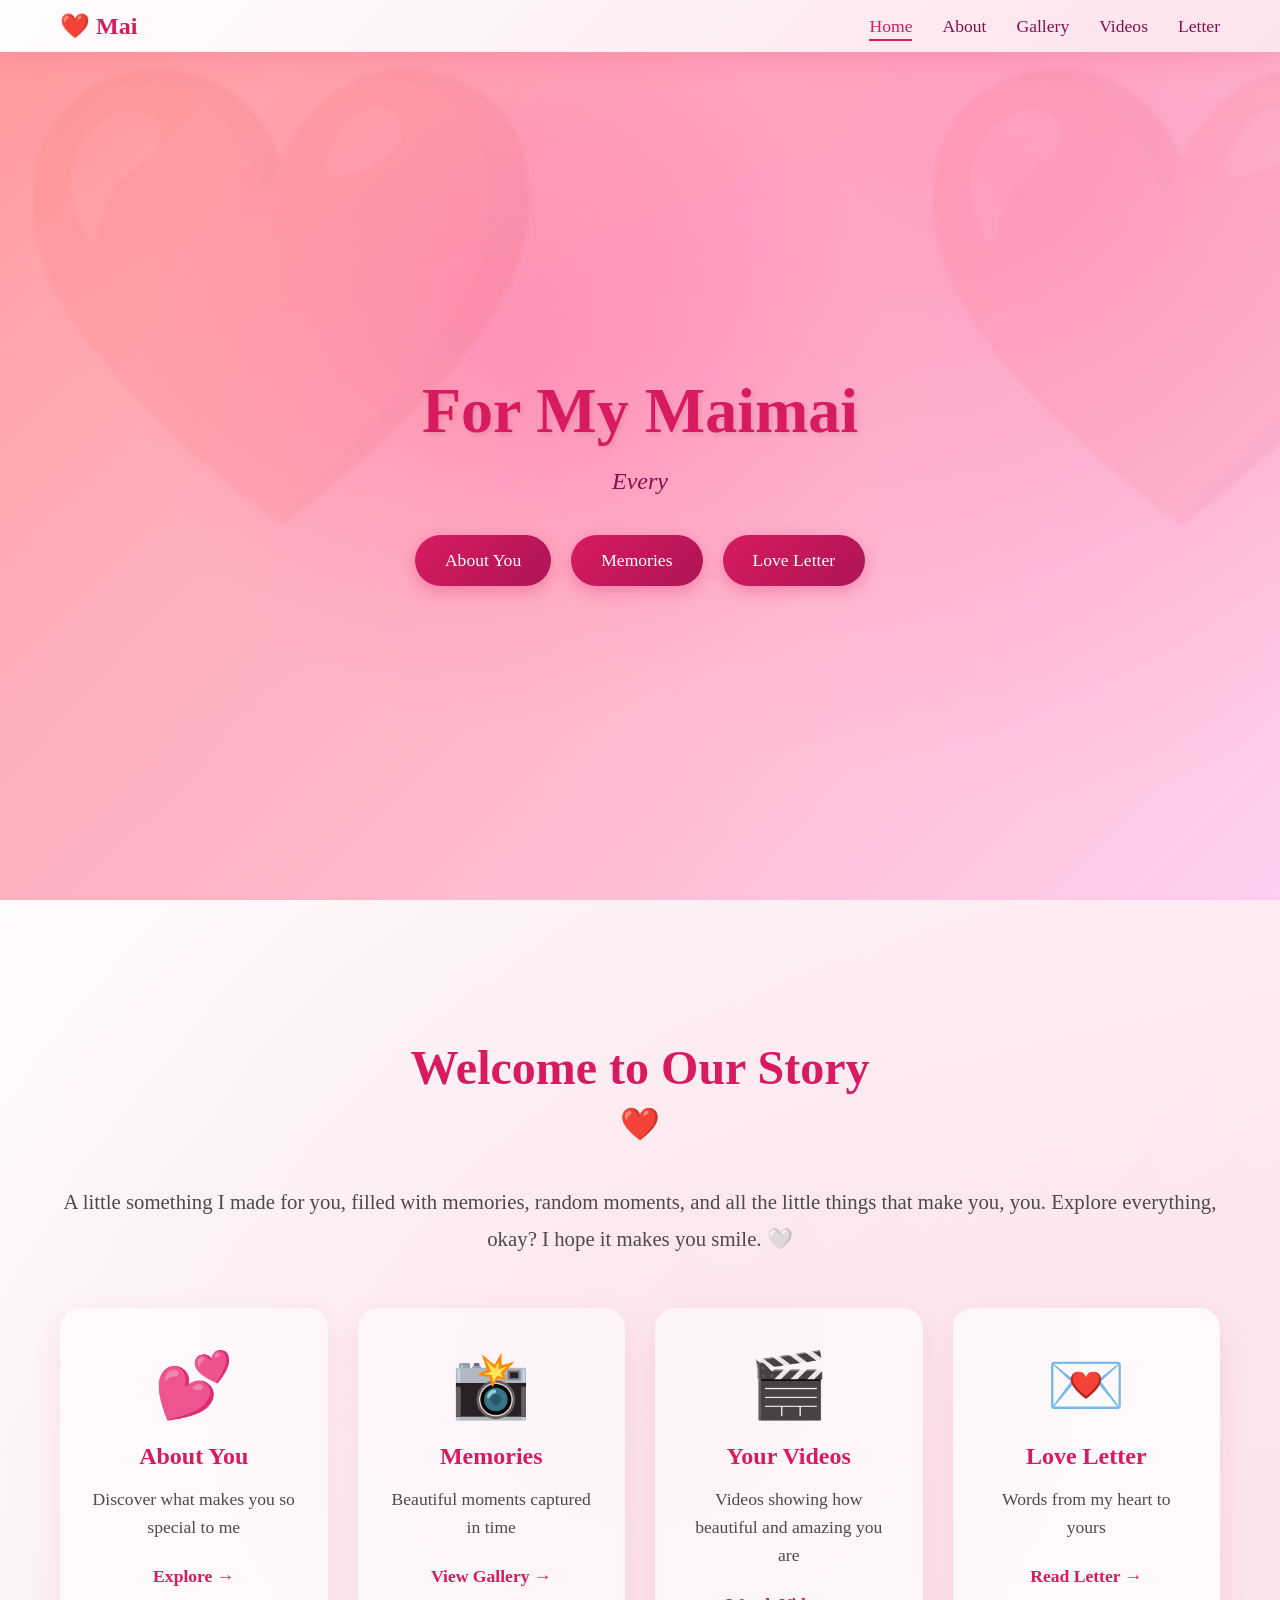
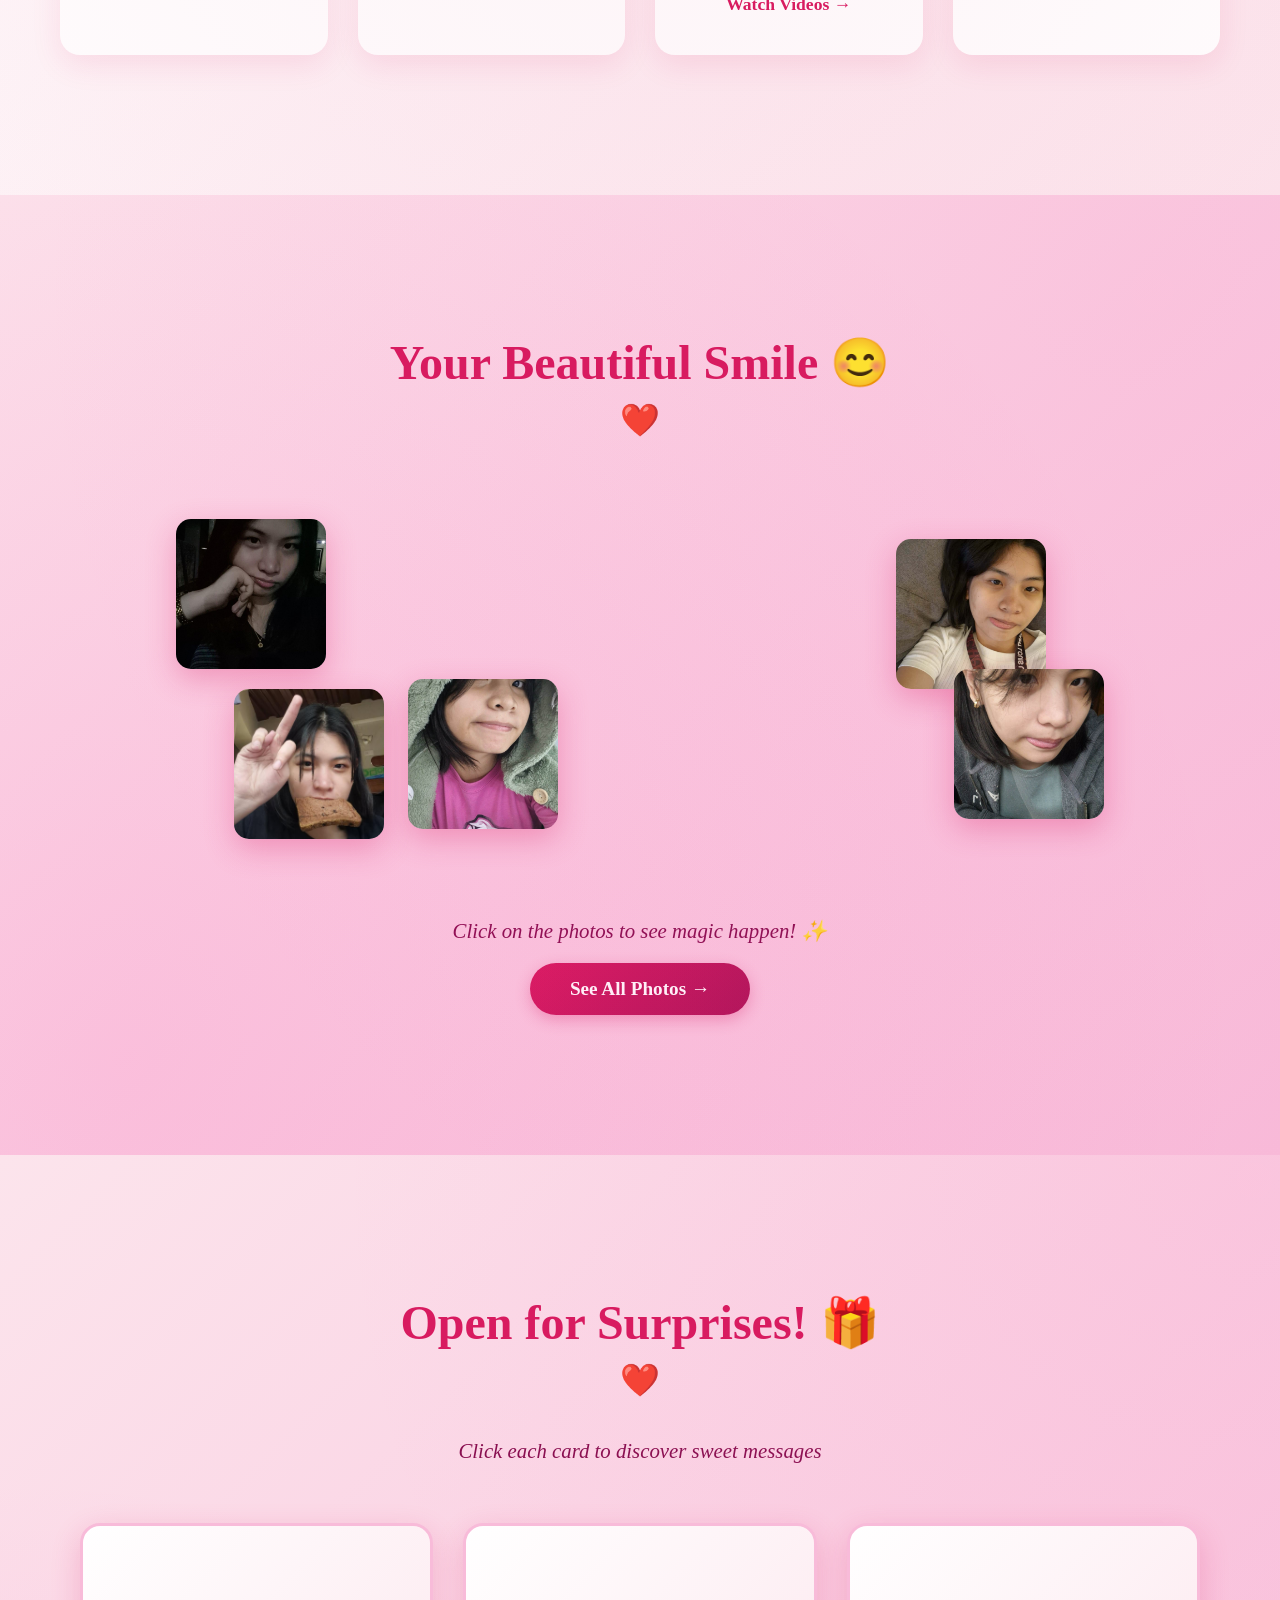
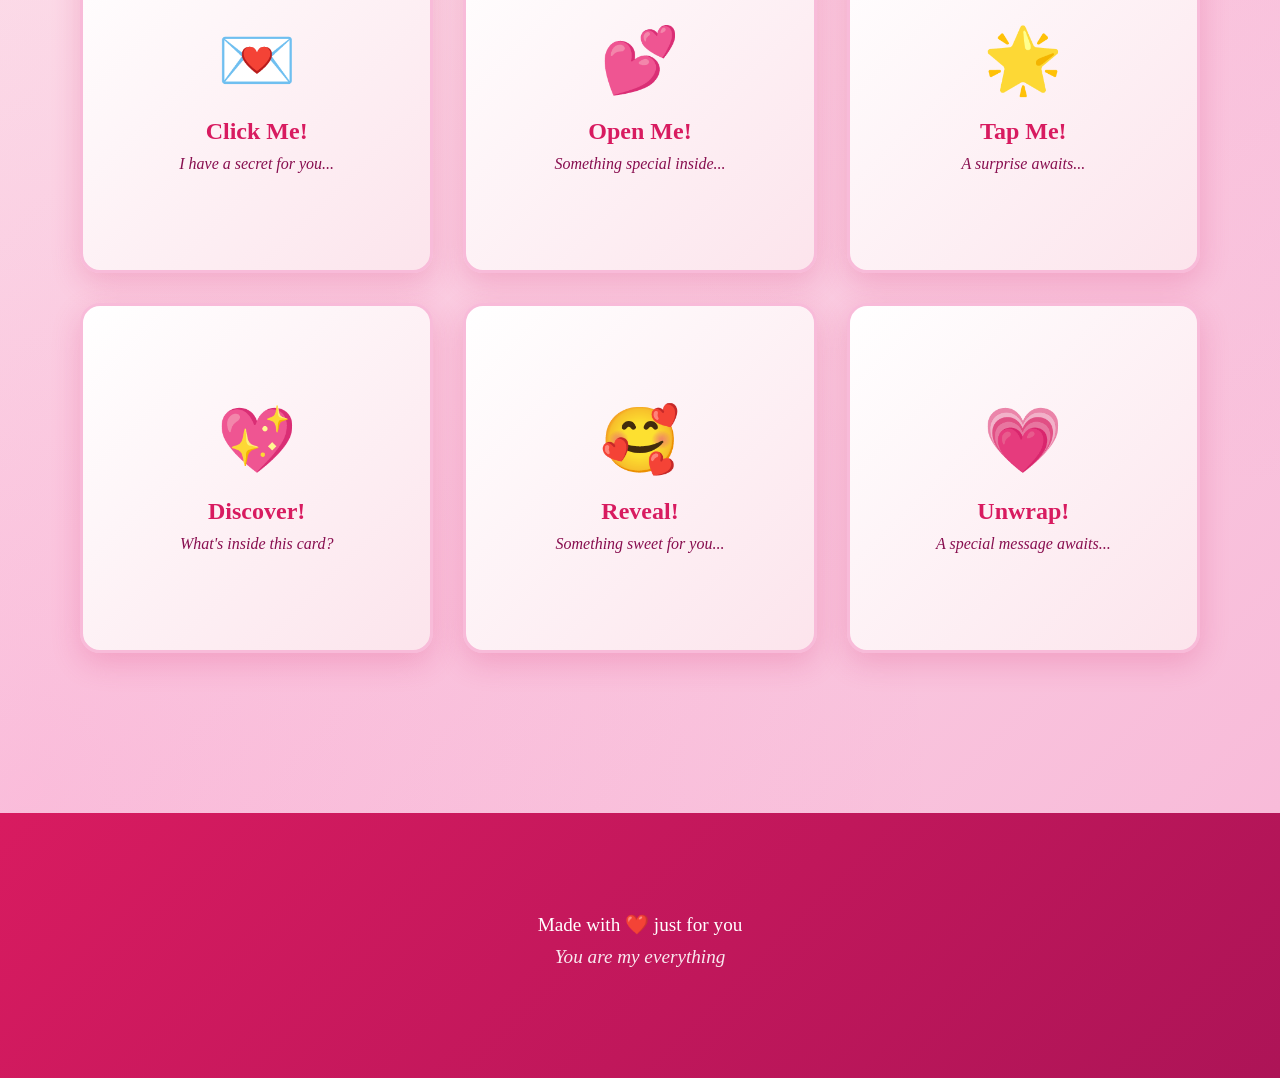
<file: index.html>
<!DOCTYPE html>
<html lang="en">
<head>
    <meta charset="UTF-8">
    <meta name="viewport" content="width=device-width, initial-scale=1.0">
    <title>Maimai ❤️</title>
    <link rel="stylesheet" href="style.css">
</head>
<body>
    
    <audio src="song.mp3" autoplay loop></audio>
    <div class="floating-hearts"></div>
   
    <!-- Navigation -->
    <nav class="navbar">
       
        <div class="nav-container">
            <div class="nav-logo">❤️ Mai</div>
            <ul class="nav-menu">
                <li><a href="index.html" class="nav-link active">Home</a></li>
                <li><a href="about.html" class="nav-link">About</a></li>
                <li><a href="gallery.html" class="nav-link">Gallery</a></li>
                <li><a href="videos.html" class="nav-link">Videos</a></li>
                <li><a href="letter.html" class="nav-link">Letter</a></li>
            </ul>
        </div>
    </nav>
    
    <!-- Hero Section -->
    <section class="hero">
        <div class="hero-content">
            <h1 class="hero-title">For My Maimai</h1>
            <p class="hero-subtitle">Every moment with you is a treasure</p>
            <div class="hero-buttons">
                <a href="about.html" class="hero-btn">About You</a>
                <a href="gallery.html" class="hero-btn">Memories</a>
                <a href="letter.html" class="hero-btn">Love Letter</a>
            </div>
        </div>
    </section>

    <!-- Welcome Section -->
    <section class="welcome">
        <div class="container">
            <h2 class="section-title">Welcome to Our Story</h2>
            <div class="welcome-content">
                <p>A little something I made for you, filled with memories, random moments, and all the little things that make you, you. Explore everything, okay? I hope it makes you smile. 🤍</p>
                <div class="feature-cards">
                    <div class="feature-card">
                        <div class="feature-icon">💕</div>
                        <h3>About You</h3>
                        <p>Discover what makes you so special to me</p>
                        <a href="about.html" class="feature-link">Explore →</a>
                    </div>
                    <div class="feature-card">
                        <div class="feature-icon">📸</div>
                        <h3>Memories</h3>
                        <p>Beautiful moments captured in time</p>
                        <a href="gallery.html" class="feature-link">View Gallery →</a>
                    </div>
                    <div class="feature-card">
                        <div class="feature-icon">🎬</div>
                        <h3>Your Videos</h3>
                        <p>Videos showing how beautiful and amazing you are</p>
                        <a href="videos.html" class="feature-link">Watch Videos →</a>
                    </div>
                    <div class="feature-card">
                        <div class="feature-icon">💌</div>
                        <h3>Love Letter</h3>
                        <p>Words from my heart to yours</p>
                        <a href="letter.html" class="feature-link">Read Letter →</a>
                    </div>
                </div>
            </div>
        </div>
    </section>

    <!-- Photo Preview Section -->
    <section class="photo-preview">
        <div class="container">
            <h2 class="section-title">Your Beautiful Smile 😊</h2>
            <div class="floating-photos">
                <div class="floating-photo photo-1">
                    <img src="PICS/795383594_1539248754908229_7065919138292721236_n.jpg" alt="Beautiful smile">
                    <div class="photo-caption">So beautiful! ✨</div>
                </div>
                <div class="floating-photo photo-2">
                    <img src="PICS/796138925_1730027568217992_7252066550304530004_n.jpg" alt="Beautiful smile">
                    <div class="photo-caption">My angel 😇</div>
                </div>
                <div class="floating-photo photo-3">
                    <img src="PICS/796400411_4510200765891231_7401616931684734496_n.jpg" alt="Beautiful smile">
                    <div class="photo-caption">Perfect! 💖</div>
                </div>
                <div class="floating-photo photo-4">
                    <img src="PICS/796457833_1643683171096077_5196882707895892989_n.jpg" alt="Beautiful smile">
                    <div class="photo-caption">Stunning! 🌟</div>
                </div>
                <div class="floating-photo photo-5">
                    <img src="PICS/796996001_1376707001290978_759514596810716350_n.jpg" alt="Beautiful smile">
                    <div class="photo-caption">Gorgeous! 💕</div>
                </div>
            </div>
            <div class="preview-message">
                <p>Click on the photos to see magic happen! ✨</p>
                <a href="gallery.html" class="cta-button">See All Photos →</a>
            </div>
        </div>
    </section>

    <!-- Surprise Cards Section -->
    <section class="surprise-cards">
        <div class="container">
            <h2 class="section-title">Open for Surprises! 🎁</h2>
            <p class="cards-subtitle">Click each card to discover sweet messages</p>
            <div class="cards-grid">
                <div class="flip-card">
                    <div class="flip-card-inner">
                        <div class="flip-card-front">
                            <div class="card-icon">💌</div>
                            <h3>Click Me!</h3>
                            <p>I have a secret for you...</p>
                        </div>
                        <div class="flip-card-back">
                            <img src="PICS/796996001_1409485471108439_3871967627910391625_n.jpg" alt="Surprise">
                            <div class="card-message">You make my heart skip a beat every time I see you! 💓</div>
                        </div>
                    </div>
                </div>
                <div class="flip-card">
                    <div class="flip-card-inner">
                        <div class="flip-card-front">
                            <div class="card-icon">💕</div>
                            <h3>Open Me!</h3>
                            <p>Something special inside...</p>
                        </div>
                        <div class="flip-card-back">
                            <img src="PICS/797005744_4391458361165034_8351440102393932319_n.jpg" alt="Surprise">
                            <div class="card-message">Your smile is my favorite thing in the whole world! 😊</div>
                        </div>
                    </div>
                </div>
                <div class="flip-card">
                    <div class="flip-card-inner">
                        <div class="flip-card-front">
                            <div class="card-icon">🌟</div>
                            <h3>Tap Me!</h3>
                            <p>A surprise awaits...</p>
                        </div>
                        <div class="flip-card-back">
                            <img src="PICS/797052080_1444332500846158_3717082112780263520_n.jpg" alt="Surprise">
                            <div class="card-message">You're the most beautiful person, inside and out! ✨</div>
                        </div>
                    </div>
                </div>
                <div class="flip-card">
                    <div class="flip-card-inner">
                        <div class="flip-card-front">
                            <div class="card-icon">💖</div>
                            <h3>Discover!</h3>
                            <p>What's inside this card?</p>
                        </div>
                        <div class="flip-card-back">
                            <img src="PICS/797469204_1615054989980195_6665034931986426359_n.jpg" alt="Surprise">
                            <div class="card-message">Every day with you is a gift I treasure forever! 🎁</div>
                        </div>
                    </div>
                </div>
                <div class="flip-card">
                    <div class="flip-card-inner">
                        <div class="flip-card-front">
                            <div class="card-icon">🥰</div>
                            <h3>Reveal!</h3>
                            <p>Something sweet for you...</p>
                        </div>
                        <div class="flip-card-back">
                            <img src="PICS/797643551_2181451062768932_5850986285905861519_n.jpg" alt="Surprise">
                            <div class="card-message">I fall more in love with you every single day! 💕</div>
                        </div>
                    </div>
                </div>
                <div class="flip-card">
                    <div class="flip-card-inner">
                        <div class="flip-card-front">
                            <div class="card-icon">💗</div>
                            <h3>Unwrap!</h3>
                            <p>A special message awaits...</p>
                        </div>
                        <div class="flip-card-back">
                            <img src="PICS/797752908_1600226178213522_570012680817783146_n.jpg" alt="Surprise">
                            <div class="card-message">You're my sunshine on cloudy days! ☀️</div>
                        </div>
                    </div>
                </div>
            </div>
        </div>
    </section>

    <!-- Footer -->
    <footer class="footer">
        <div class="container">
            <p>Made with ❤️ just for you</p>
            <p class="footer-subtitle">You are my everything</p>
        </div>
    </footer>

    <script src="script.js"></script>
</body>
</html>
</file>
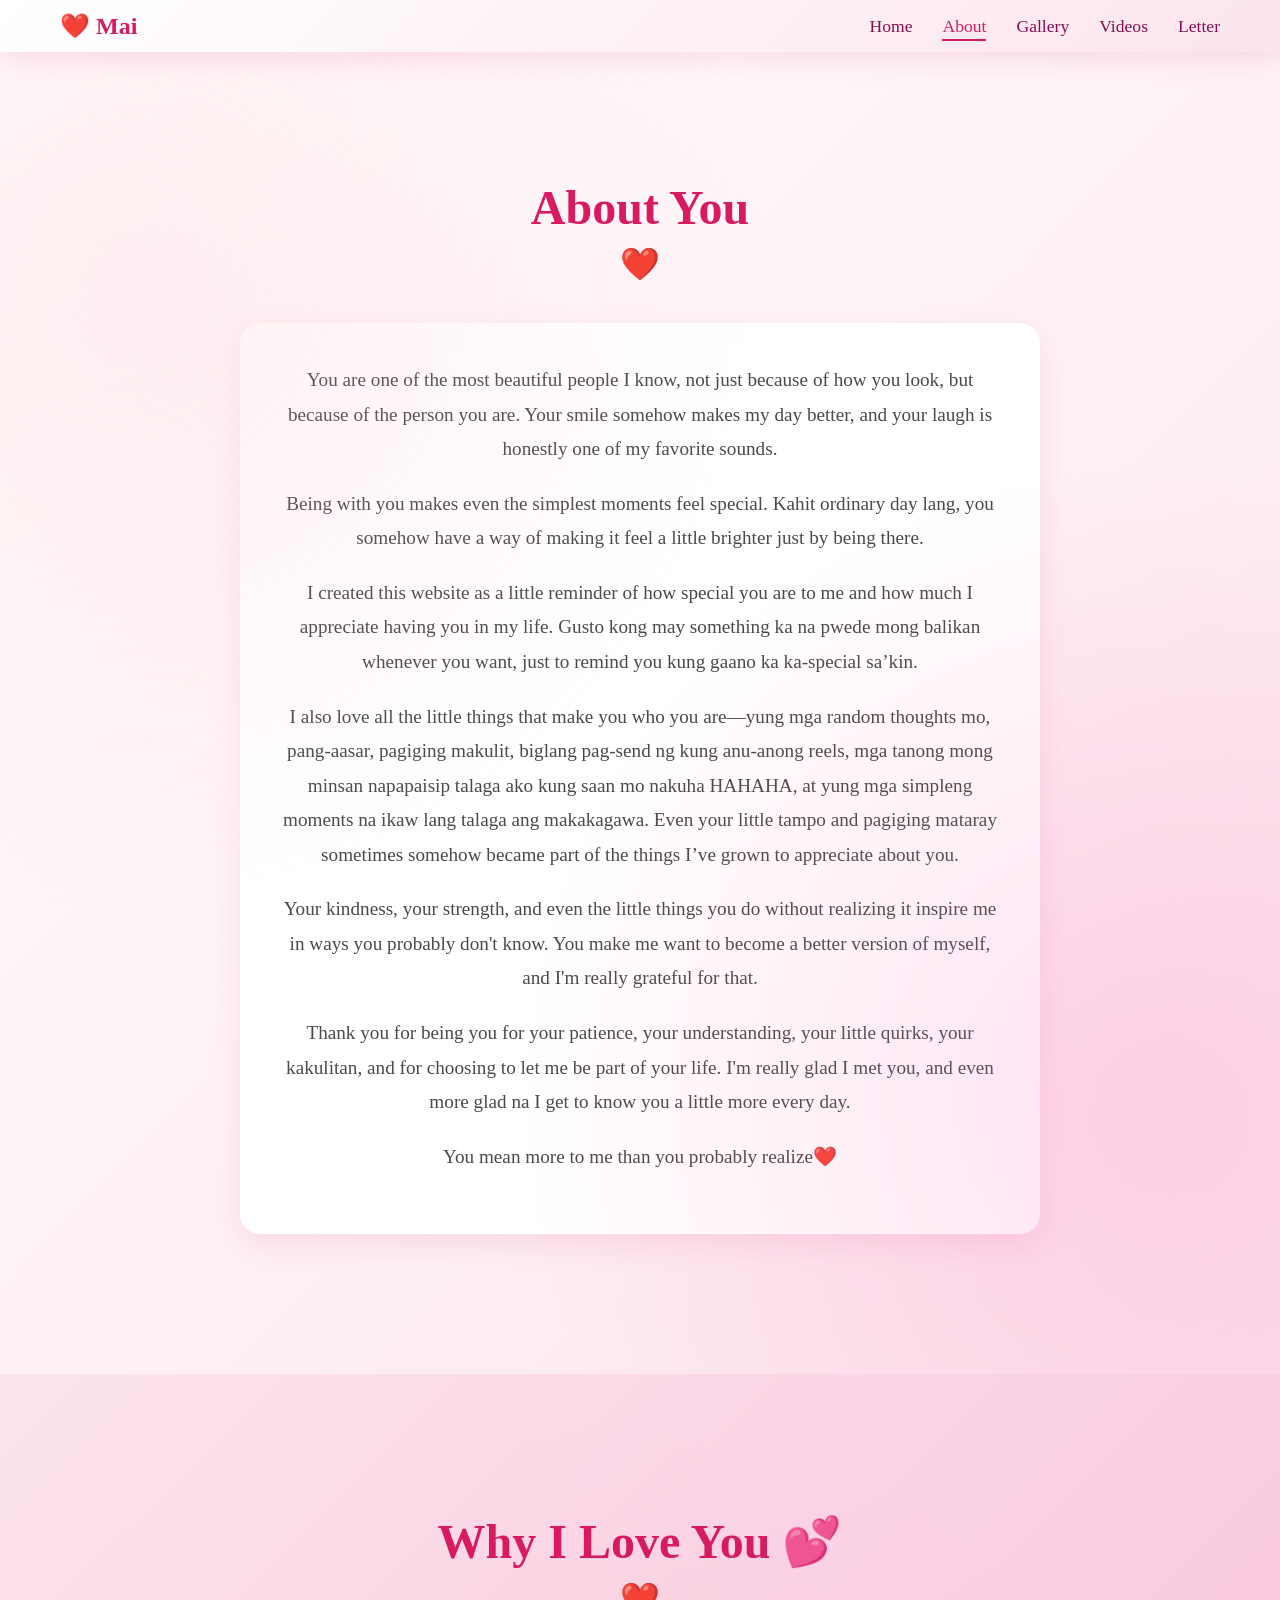
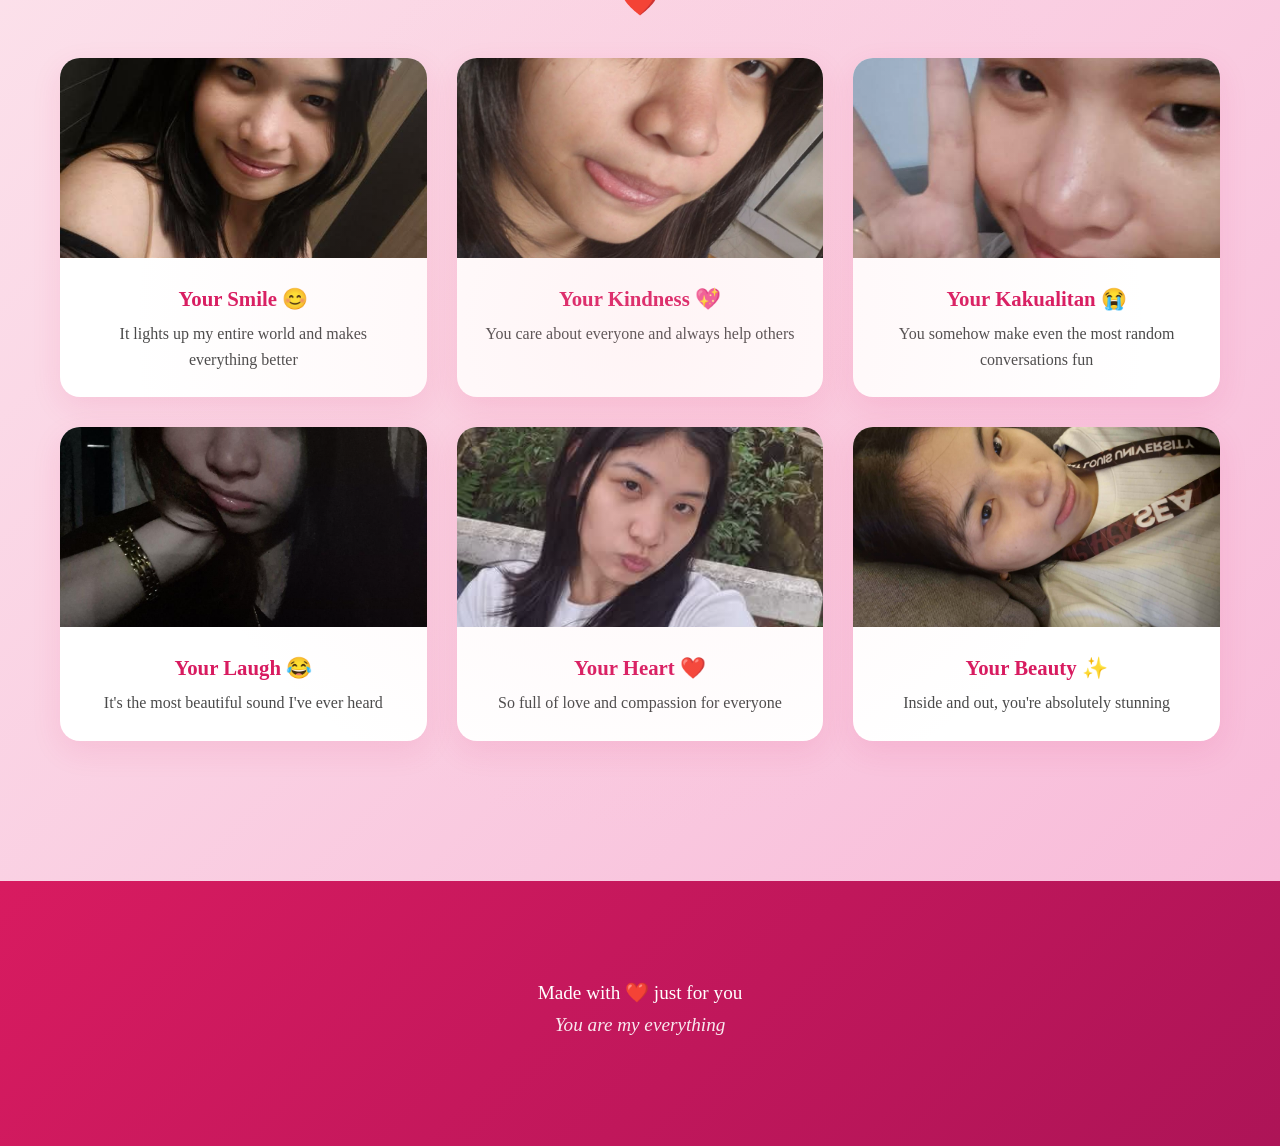
<file: about.html>
<!DOCTYPE html>
<html lang="en">
<head>
    <meta charset="UTF-8">
    <meta name="viewport" content="width=device-width, initial-scale=1.0">
    <title>About You ❤️</title>
    <link rel="stylesheet" href="style.css">
</head>
<body>
    <audio src="song.mp3" autoplay loop></audio>
    
    <div class="floating-hearts"></div>
    
    <!-- Navigation -->
    <nav class="navbar">
        <div class="nav-container">
            <div class="nav-logo">❤️ Mai</div>
            <ul class="nav-menu">
                
                <li><a href="index.html" class="nav-link">Home</a></li>
                <li><a href="about.html" class="nav-link active">About</a></li>
                <li><a href="gallery.html" class="nav-link">Gallery</a></li>
                <li><a href="videos.html" class="nav-link">Videos</a></li>
                <li><a href="letter.html" class="nav-link">Letter</a></li>
            </ul>
        </div>
    </nav>
    
    <!-- About Section -->
    <section class="about">
        <div class="container">
            <h2 class="section-title">About You</h2>
            <div class="about-content">
                <div class="about-text">
                    <p>You are one of the most beautiful people I know, not just because of how you look, but because of the person you are. Your smile somehow makes my day better, and your laugh is honestly one of my favorite sounds.</p>
                    <p>Being with you makes even the simplest moments feel special. Kahit ordinary day lang, you somehow have a way of making it feel a little brighter just by being there.</p>
                    <p>I created this website as a little reminder of how special you are to me and how much I appreciate having you in my life. Gusto kong may something ka na pwede mong balikan whenever you want, just to remind you kung gaano ka ka-special sa’kin.</p>
                    <p>I also love all the little things that make you who you are—yung mga random thoughts mo, pang-aasar, pagiging makulit, biglang pag-send ng kung anu-anong reels, mga tanong mong minsan napapaisip talaga ako kung saan mo nakuha HAHAHA, at yung mga simpleng moments na ikaw lang talaga ang makakagawa. Even your little tampo and pagiging mataray sometimes somehow became part of the things I’ve grown to appreciate about you.</p>
                    <p>Your kindness, your strength, and even the little things you do without realizing it inspire me in ways you probably don't know. You make me want to become a better version of myself, and I'm really grateful for that.</p>
                    <p>Thank you for being you for your patience, your understanding, your little quirks, your kakulitan, and for choosing to let me be part of your life. I'm really glad I met you, and even more glad na I get to know you a little more every day.</p>
                    <p>You mean more to me than you probably realize❤️</p>
                </div>
            </div>
        </div>
    </section>

    <!-- About Photo Section -->
    <section class="about-photos">
        <div class="container">
            <h2 class="section-title">Why I Love You 💕</h2>
            <div class="reasons-grid">
                <div class="reason-card">
                    <img src="PICS/797005741_2892293694461538_8088855688972532284_n.jpg" alt="Beautiful smile">
                    <div class="reason-content">
                        <h3>Your Smile 😊</h3>
                        <p>It lights up my entire world and makes everything better</p>
                    </div>
                </div>
                <div class="reason-card">
                    <img src="PICS/797052080_1444332500846158_3717082112780263520_n.jpg" alt="Beautiful smile">
                    <div class="reason-content">
                        <h3>Your Kindness 💖</h3>
                        <p>You care about everyone and always help others</p>
                    </div>
                </div>
                <div class="reason-card">
                    <img src="PICS/797469204_1615054989980195_6665034931986426359_n.jpg" alt="Beautiful smile">
                    <div class="reason-content">
                        <h3>Your Kakualitan 😭</h3>
                        <p>You somehow make even the most random conversations fun</p>
                    </div>
                </div>
                <div class="reason-card">
                    <img src="PICS/797643551_2181451062768932_5850986285905861519_n.jpg" alt="Beautiful smile">
                    <div class="reason-content">
                        <h3>Your Laugh 😂</h3>
                        <p>It's the most beautiful sound I've ever heard</p>
                    </div>
                </div>
                <div class="reason-card">
                    <img src="PICS/798034404_1697327084661335_2060027748127707301_n.jpg" alt="Beautiful smile">
                    <div class="reason-content">
                        <h3>Your Heart ❤️</h3>
                        <p>So full of love and compassion for everyone</p>
                    </div>
                </div>
                <div class="reason-card">
                    <img src="PICS/798261328_1310071334389455_267912643349288662_n.jpg" alt="Beautiful smile">
                    <div class="reason-content">
                        <h3>Your Beauty ✨</h3>
                        <p>Inside and out, you're absolutely stunning</p>
                    </div>
                </div>
            </div>
        </div>
    </section>

    <!-- Footer -->
    <footer class="footer">
        <div class="container">
            <p>Made with ❤️ just for you</p>
            <p class="footer-subtitle">You are my everything</p>
        </div>
    </footer>

    <script src="script.js"></script>
</body>
</html>
</file>
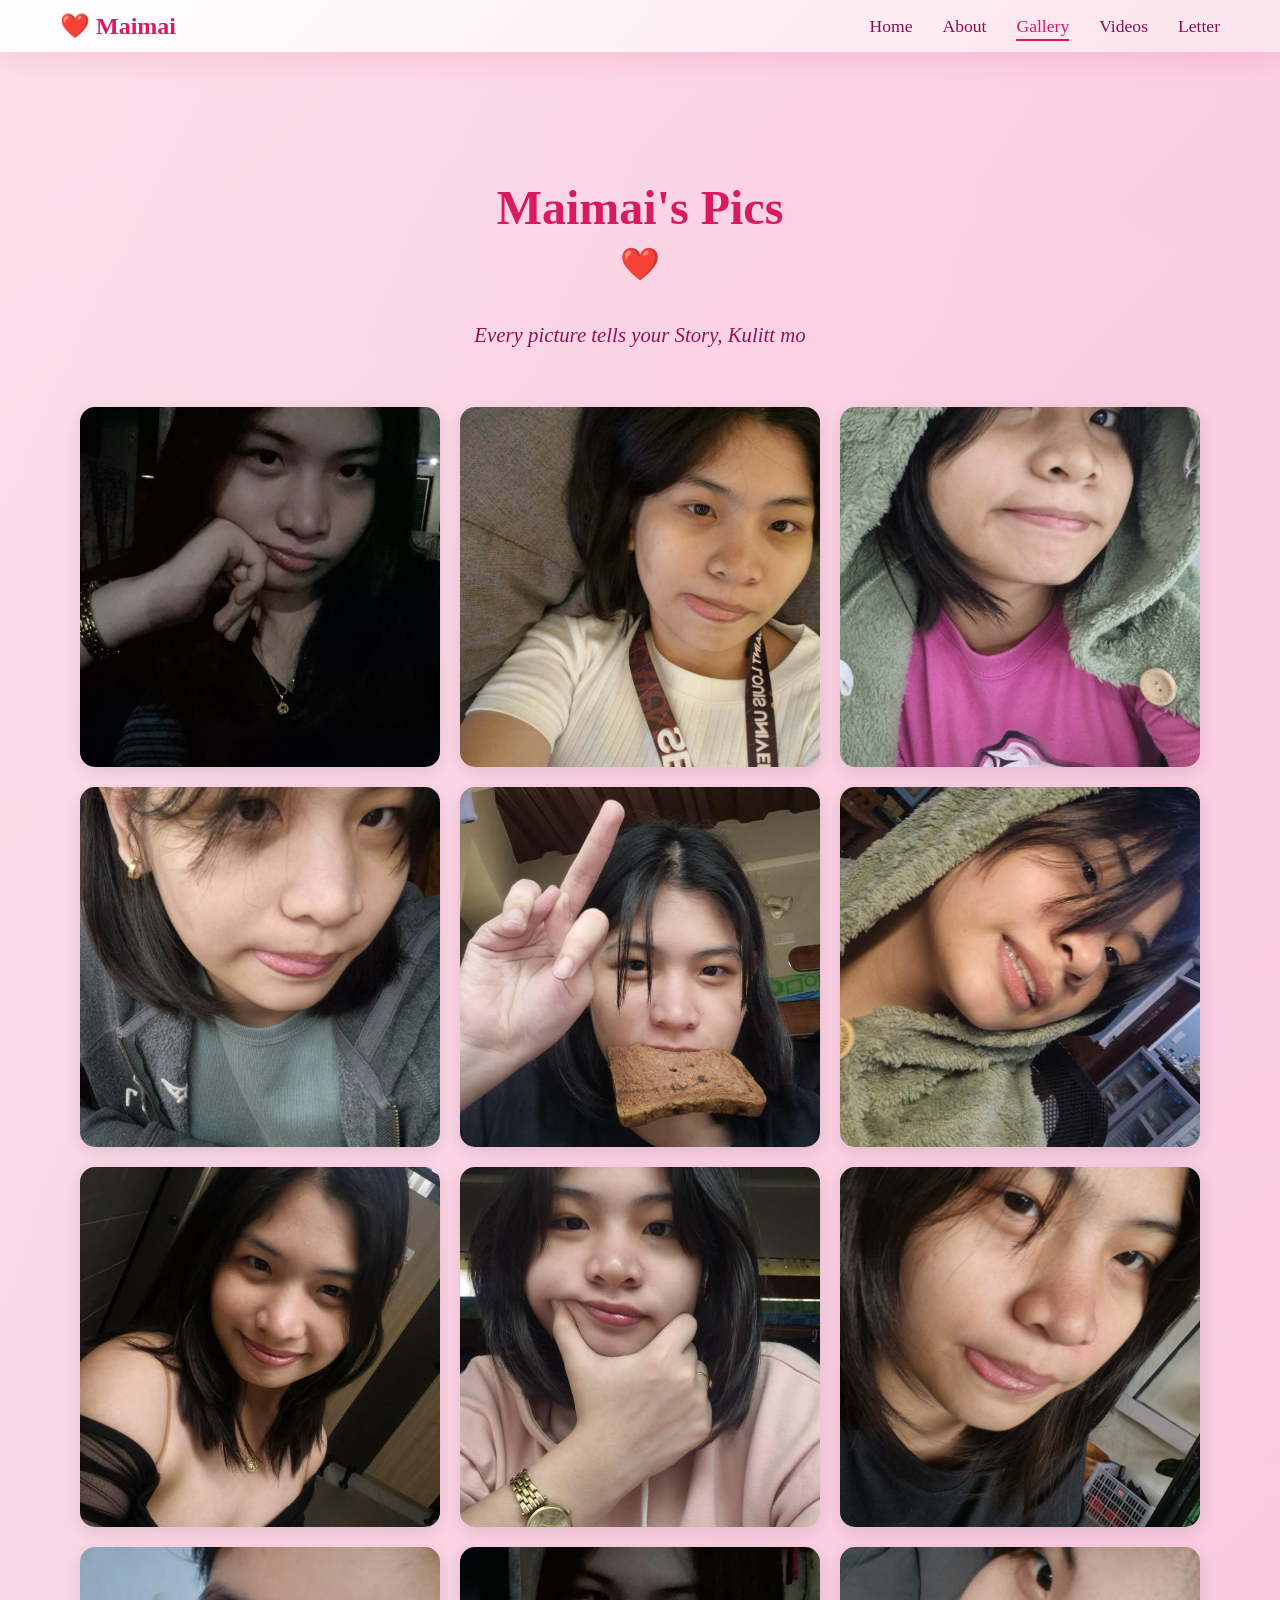
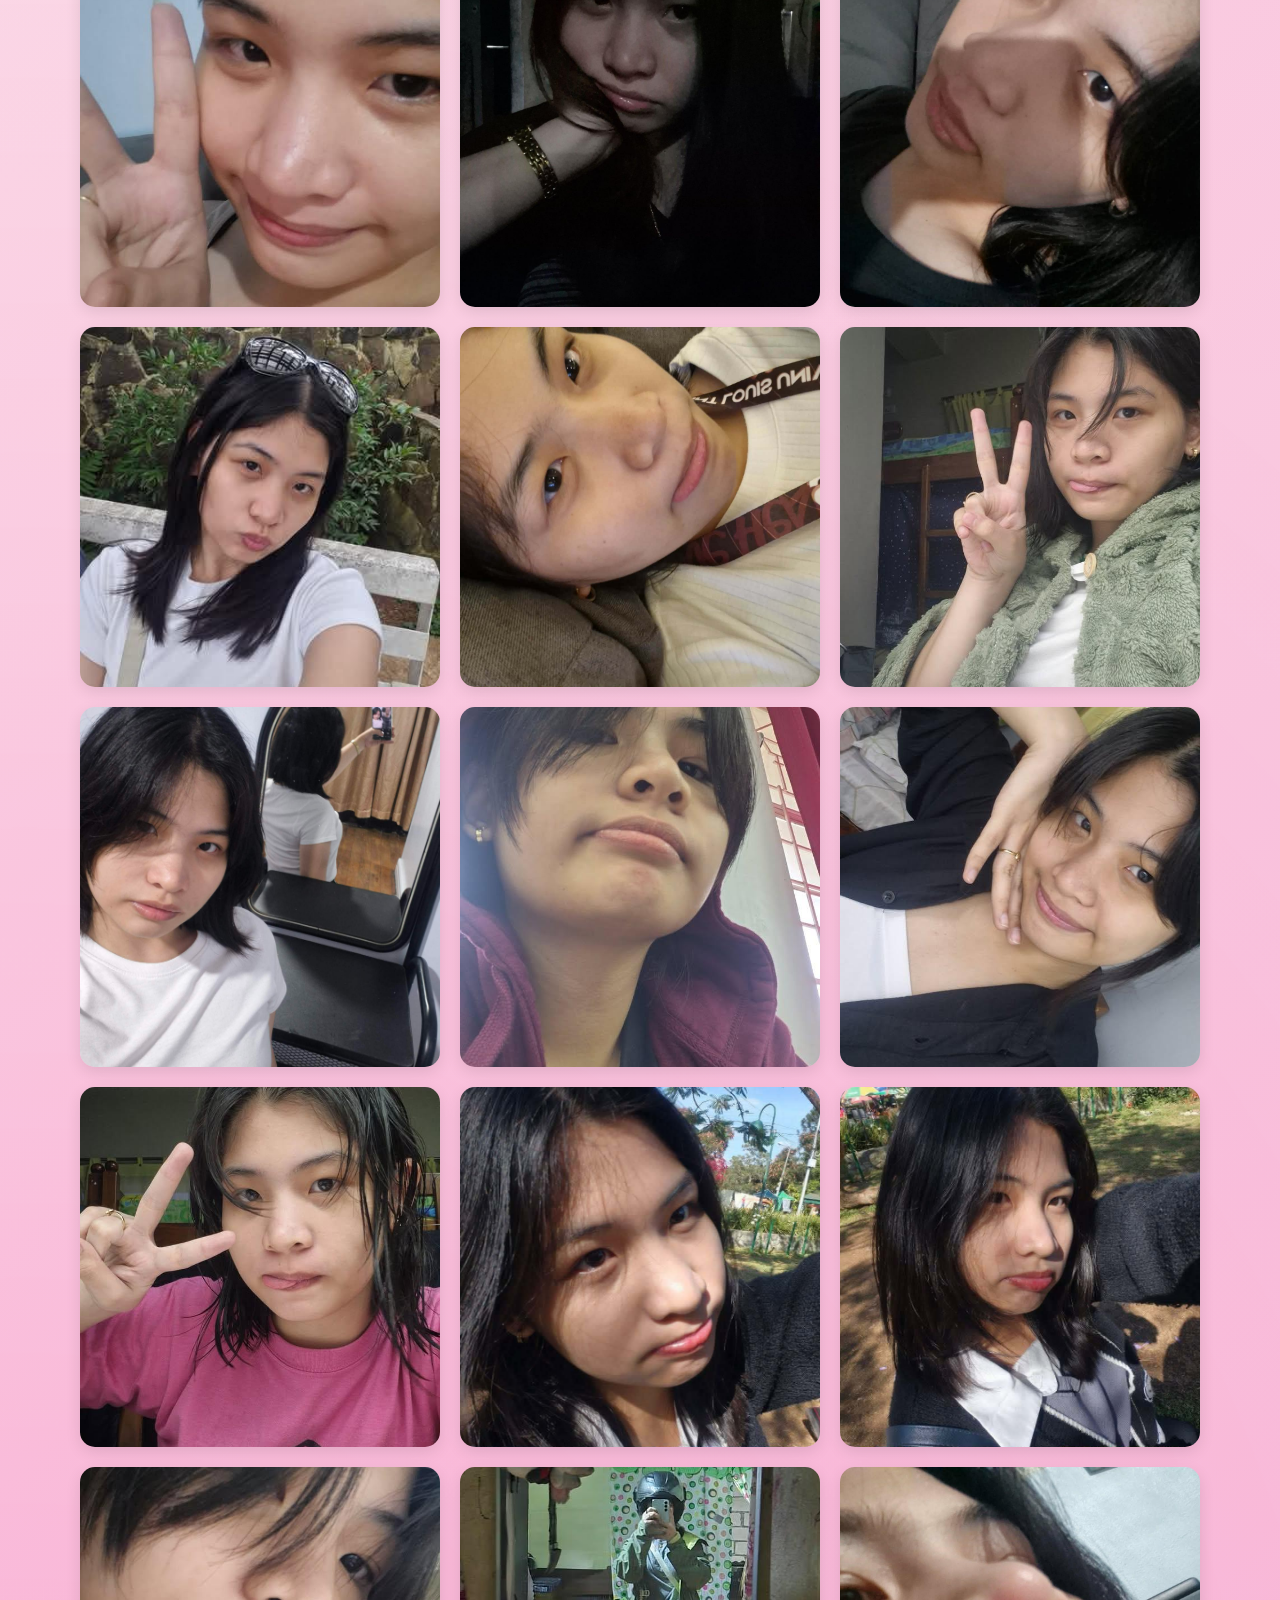
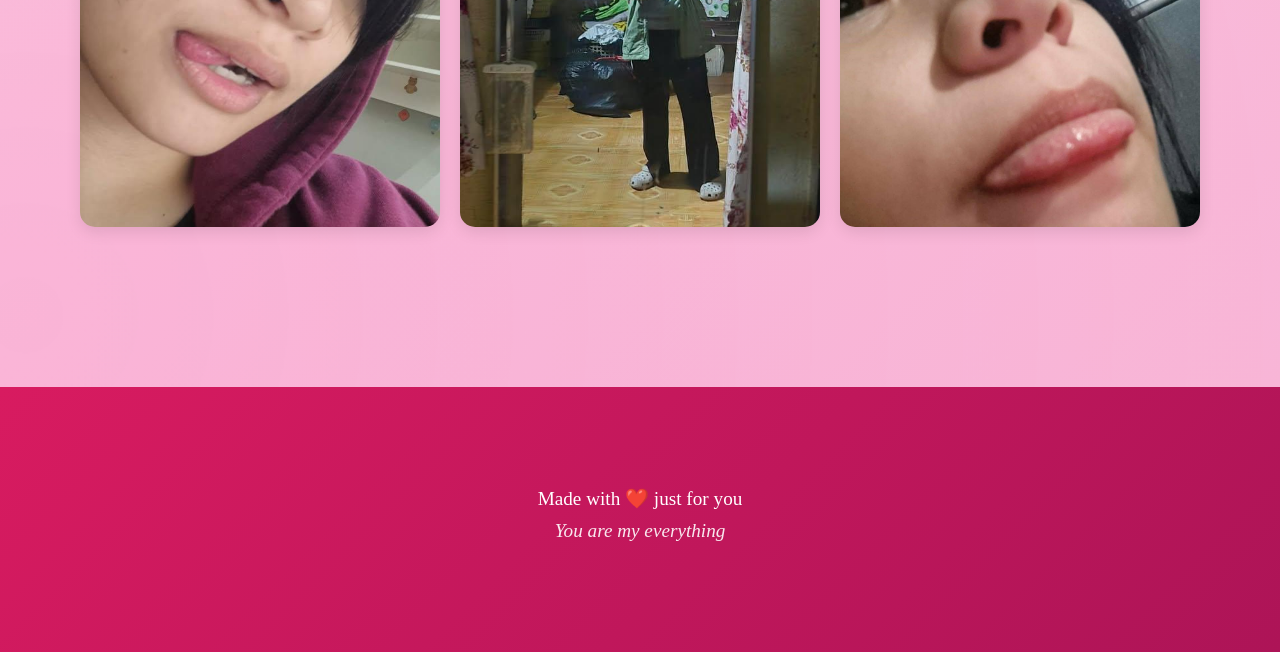
<file: gallery.html>
<!DOCTYPE html>
<html lang="en">
<head>
    <meta charset="UTF-8">
    <meta name="viewport" content="width=device-width, initial-scale=1.0">
    <title>Maimai's Pics ❤️</title>
    <link rel="stylesheet" href="style.css">
</head>
<body>
    <audio src="song.mp3" autoplay loop></audio>
    <div class="floating-hearts"></div>
    
    <!-- Navigation -->
    <nav class="navbar">
        <div class="nav-container">
            <div class="nav-logo">❤️ Maimai</div>
            <ul class="nav-menu">
                <li><a href="index.html" class="nav-link">Home</a></li>
                <li><a href="about.html" class="nav-link">About</a></li>
                <li><a href="gallery.html" class="nav-link active">Gallery</a></li>
                <li><a href="videos.html" class="nav-link">Videos</a></li>
                <li><a href="letter.html" class="nav-link">Letter</a></li>
            </ul>
        </div>
    </nav>
    
    <!-- Photo Gallery Section -->
    <section class="gallery">
        <div class="container">
            <h2 class="section-title">Maimai's Pics</h2>
            <p class="gallery-subtitle">Every picture tells your Story, Kulitt mo</p>
            <div class="gallery-grid">
                <div class="gallery-item">
                    <img src="PICS/795383594_1539248754908229_7065919138292721236_n.jpg" alt="Beautiful memory">
                    <div class="gallery-overlay">
                        <span class="heart-icon">❤️</span>
                    </div>
                </div>
                <div class="gallery-item">
                    <img src="PICS/796138925_1730027568217992_7252066550304530004_n.jpg" alt="Beautiful memory">
                    <div class="gallery-overlay">
                        <span class="heart-icon">❤️</span>
                    </div>
                </div>
                <div class="gallery-item">
                    <img src="PICS/796400411_4510200765891231_7401616931684734496_n.jpg" alt="Beautiful memory">
                    <div class="gallery-overlay">
                        <span class="heart-icon">❤️</span>
                    </div>
                </div>
                <div class="gallery-item">
                    <img src="PICS/796457833_1643683171096077_5196882707895892989_n.jpg" alt="Beautiful memory">
                    <div class="gallery-overlay">
                        <span class="heart-icon">❤️</span>
                    </div>
                </div>
                <div class="gallery-item">
                    <img src="PICS/796996001_1376707001290978_759514596810716350_n.jpg" alt="Beautiful memory">
                    <div class="gallery-overlay">
                        <span class="heart-icon">❤️</span>
                    </div>
                </div>
                <div class="gallery-item">
                    <img src="PICS/796996001_1409485471108439_3871967627910391625_n.jpg" alt="Beautiful memory">
                    <div class="gallery-overlay">
                        <span class="heart-icon">❤️</span>
                    </div>
                </div>
                <div class="gallery-item">
                    <img src="PICS/797005741_2892293694461538_8088855688972532284_n.jpg" alt="Beautiful memory">
                    <div class="gallery-overlay">
                        <span class="heart-icon">❤️</span>
                    </div>
                </div>
                <div class="gallery-item">
                    <img src="PICS/797005744_4391458361165034_8351440102393932319_n.jpg" alt="Beautiful memory">
                    <div class="gallery-overlay">
                        <span class="heart-icon">❤️</span>
                    </div>
                </div>
                <div class="gallery-item">
                    <img src="PICS/797052080_1444332500846158_3717082112780263520_n.jpg" alt="Beautiful memory">
                    <div class="gallery-overlay">
                        <span class="heart-icon">❤️</span>
                    </div>
                </div>
                <div class="gallery-item">
                    <img src="PICS/797469204_1615054989980195_6665034931986426359_n.jpg" alt="Beautiful memory">
                    <div class="gallery-overlay">
                        <span class="heart-icon">❤️</span>
                    </div>
                </div>
                <div class="gallery-item">
                    <img src="PICS/797643551_2181451062768932_5850986285905861519_n.jpg" alt="Beautiful memory">
                    <div class="gallery-overlay">
                        <span class="heart-icon">❤️</span>
                    </div>
                </div>
                <div class="gallery-item">
                    <img src="PICS/797752908_1600226178213522_570012680817783146_n.jpg" alt="Beautiful memory">
                    <div class="gallery-overlay">
                        <span class="heart-icon">❤️</span>
                    </div>
                </div>
                <div class="gallery-item">
                    <img src="PICS/798034404_1697327084661335_2060027748127707301_n.jpg" alt="Beautiful memory">
                    <div class="gallery-overlay">
                        <span class="heart-icon">❤️</span>
                    </div>
                </div>
                <div class="gallery-item">
                    <img src="PICS/798261328_1310071334389455_267912643349288662_n.jpg" alt="Beautiful memory">
                    <div class="gallery-overlay">
                        <span class="heart-icon">❤️</span>
                    </div>
                </div>
                <div class="gallery-item">
                    <img src="PICS/798261345_1385798553107764_8439923277292765548_n.jpg" alt="Beautiful memory">
                    <div class="gallery-overlay">
                        <span class="heart-icon">❤️</span>
                    </div>
                </div>
                <div class="gallery-item">
                    <img src="PICS/798413972_1725732782251094_3130879125035683054_n.jpg" alt="Beautiful memory">
                    <div class="gallery-overlay">
                        <span class="heart-icon">❤️</span>
                    </div>
                </div>
                <div class="gallery-item">
                    <img src="PICS/798566634_1224158667458817_5777743476706756784_n.jpg" alt="Beautiful memory">
                    <div class="gallery-overlay">
                        <span class="heart-icon">❤️</span>
                    </div>
                </div>
                <div class="gallery-item">
                    <img src="PICS/799502364_3281996501984777_5782222069825848956_n.jpg" alt="Beautiful memory">
                    <div class="gallery-overlay">
                        <span class="heart-icon">❤️</span>
                    </div>
                </div>
                <div class="gallery-item">
                    <img src="PICS/800164885_2166592173889413_7114700840642611758_n.jpg" alt="Beautiful memory">
                    <div class="gallery-overlay">
                        <span class="heart-icon">❤️</span>
                    </div>
                </div>
                <div class="gallery-item">
                    <img src="PICS/800316886_38579541178325874_4415076298169729036_n.jpg" alt="Beautiful memory">
                    <div class="gallery-overlay">
                        <span class="heart-icon">❤️</span>
                    </div>
                </div>
                <div class="gallery-item">
                    <img src="PICS/800603120_1394896415390551_9041767461602721274_n.jpg" alt="Beautiful memory">
                    <div class="gallery-overlay">
                        <span class="heart-icon">❤️</span>
                    </div>
                </div>
                <div class="gallery-item">
                    <img src="PICS/800964558_1718508665903348_7853812248105426250_n.jpg" alt="Beautiful memory">
                    <div class="gallery-overlay">
                        <span class="heart-icon">❤️</span>
                    </div>
                </div>
                <div class="gallery-item">
                    <img src="PICS/801044250_1573509490931945_7263670223301150289_n.jpg" alt="Beautiful memory">
                    <div class="gallery-overlay">
                        <span class="heart-icon">❤️</span>
                    </div>
                </div>
                <div class="gallery-item">
                    <img src="PICS/801353985_1458354532781701_6771494698790699874_n.jpg" alt="Beautiful memory">
                    <div class="gallery-overlay">
                        <span class="heart-icon">❤️</span>
                    </div>
                </div>
            </div>
        </div>
    </section>

    <!-- Footer -->
    <footer class="footer">
        <div class="container">
            <p>Made with ❤️ just for you</p>
            <p class="footer-subtitle">You are my everything</p>
        </div>
    </footer>

    <script src="script.js"></script>
</body>
</html>
</file>
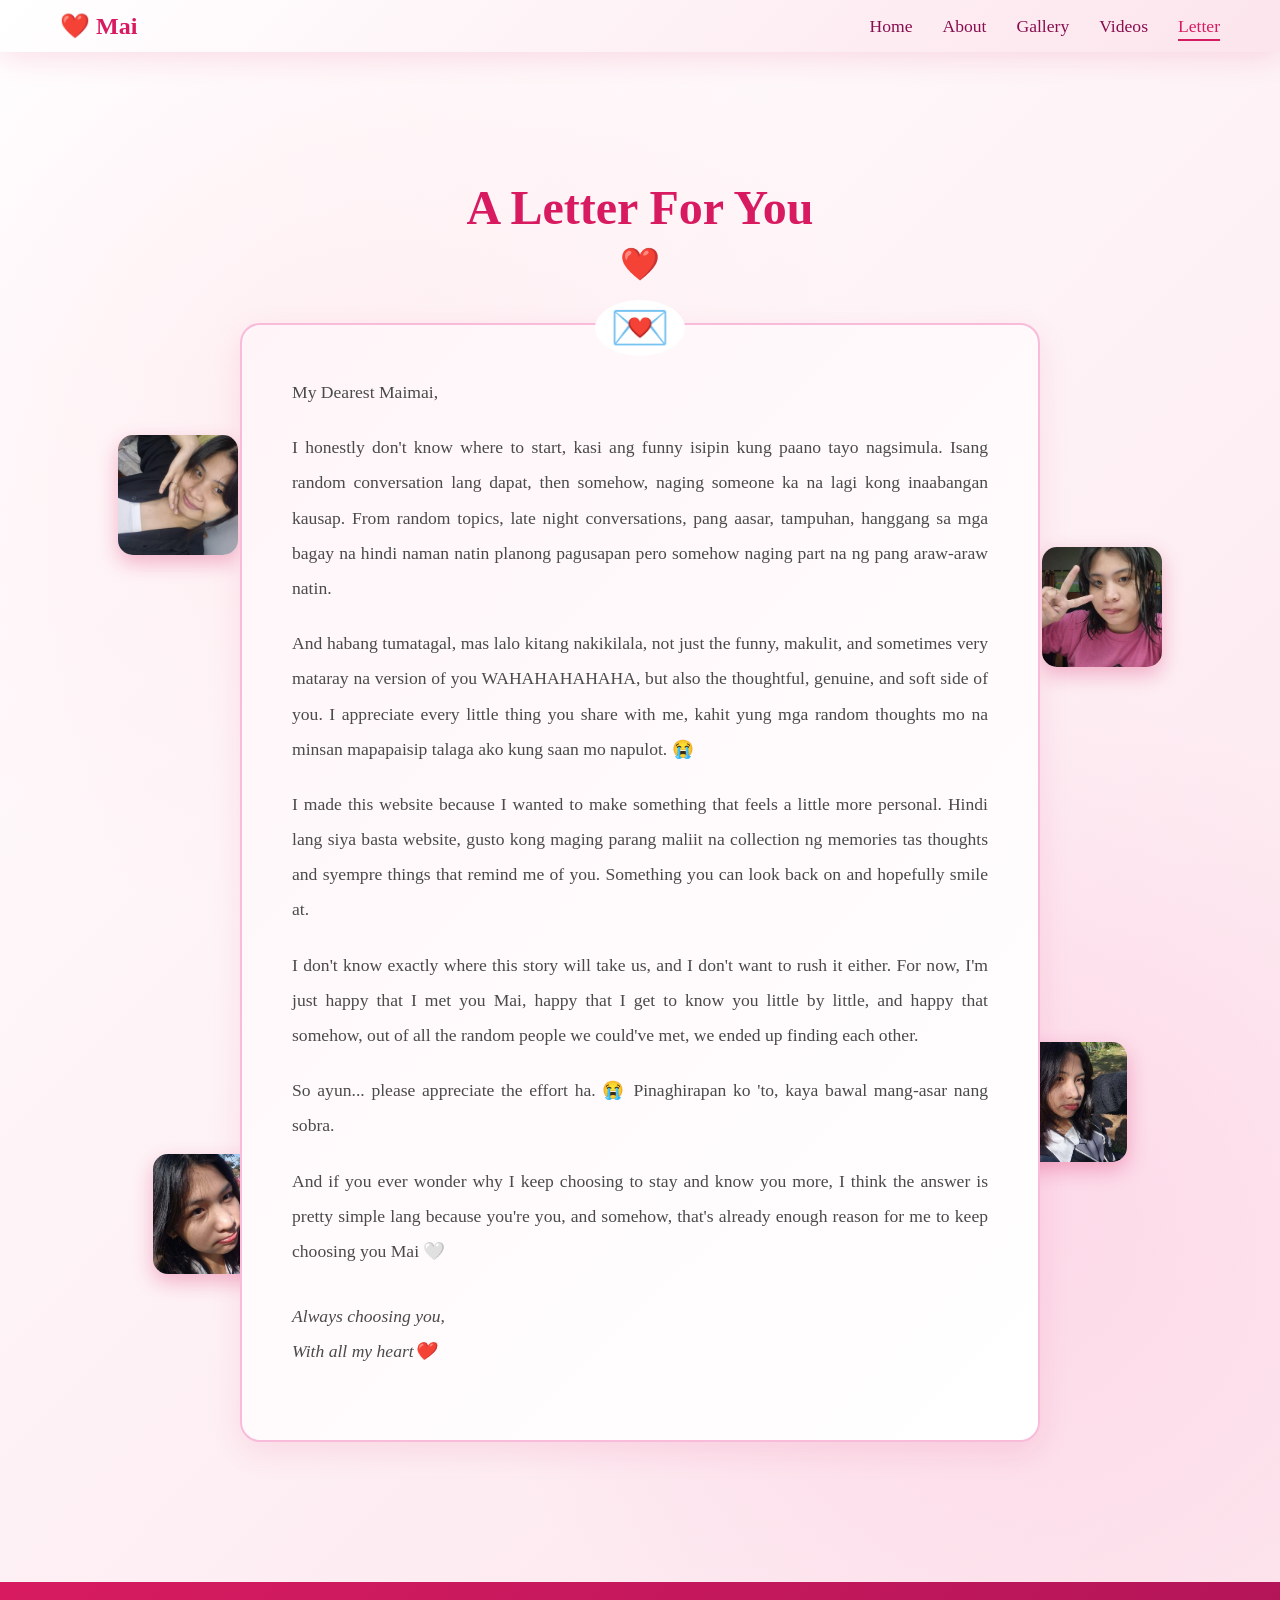
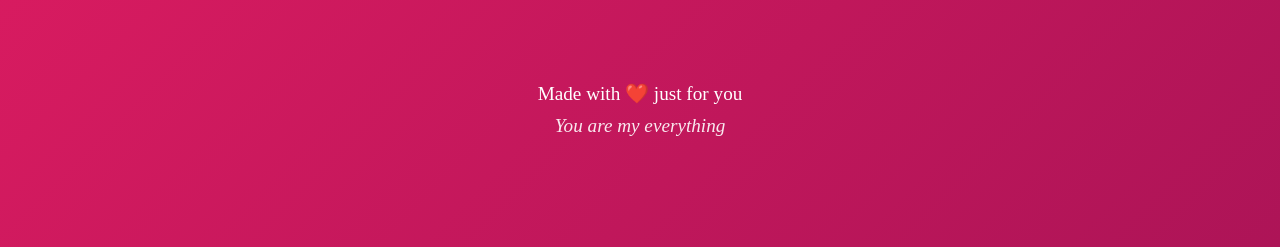
<file: letter.html>
<!DOCTYPE html>
<html lang="en">
<head>
    <meta charset="UTF-8">
    <meta name="viewport" content="width=device-width, initial-scale=1.0">
    <title>Love Letter ❤️</title>
    <link rel="stylesheet" href="style.css">
</head>
<body>
    <audio src="song.mp3" autoplay loop></audio>
    <div class="floating-hearts"></div>
    
    <!-- Navigation -->
    <nav class="navbar">
        <div class="nav-container">
            <div class="nav-logo">❤️ Mai</div>
            <ul class="nav-menu">
                <li><a href="index.html" class="nav-link">Home</a></li>
                <li><a href="about.html" class="nav-link">About</a></li>
                <li><a href="gallery.html" class="nav-link">Gallery</a></li>
                <li><a href="videos.html" class="nav-link">Videos</a></li>
                <li><a href="letter.html" class="nav-link active">Letter</a></li>
            </ul>
        </div>
    </nav>
    
    <!-- Love Letter Section -->
    <section class="love-letter">
        <div class="container">
            <h2 class="section-title">A Letter For You</h2>
            <div class="letter-wrapper">
                <div class="letter-content">
                    <p>My Dearest Maimai,</p>
                    <p>I honestly don't know where to start, kasi ang funny isipin kung paano tayo nagsimula. Isang random conversation lang dapat, then somehow, naging someone ka na lagi kong inaabangan kausap. From random topics, late night conversations, pang aasar, tampuhan, hanggang sa mga bagay na hindi naman natin planong pagusapan pero somehow naging part na ng pang araw-araw natin.</p>
                    <p>And habang tumatagal, mas lalo kitang nakikilala, not just the funny, makulit, and sometimes very mataray na version of you WAHAHAHAHAHA, but also the thoughtful, genuine, and soft side of you. I appreciate every little thing you share with me, kahit yung mga random thoughts mo na minsan mapapaisip talaga ako kung saan mo napulot. 😭</p>
                    <p>I made this website because I wanted to make something that feels a little more personal. Hindi lang siya basta website, gusto kong maging parang maliit na collection ng memories tas thoughts and syempre things that remind me of you. Something you can look back on and hopefully smile at.</p>
                    <p>I don't know exactly where this story will take us, and I don't want to rush it either. For now, I'm just happy that I met you Mai, happy that I get to know you little by little, and happy that somehow, out of all the random people we could've met, we ended up finding each other.</p>
                    <p>So ayun... please appreciate the effort ha. 😭 Pinaghirapan ko 'to, kaya bawal mang-asar nang sobra.</p>
                    <p>And if you ever wonder why I keep choosing to stay and know you more, I think the answer is pretty simple lang because you're you, and somehow, that's already enough reason for me to keep choosing you Mai 🤍</p>
    
                    <p class="letter-signature">Always choosing you,<br>With all my heart❤️</p>
                </div>
                <div class="letter-photos">
                    <div class="letter-photo photo-left-1">
                        <img src="PICS/799502364_3281996501984777_5782222069825848956_n.jpg" alt="Beautiful">
                    </div>
                    <div class="letter-photo photo-right-1">
                        <img src="PICS/800164885_2166592173889413_7114700840642611758_n.jpg" alt="Beautiful">
                    </div>
                    <div class="letter-photo photo-left-2">
                        <img src="PICS/800316886_38579541178325874_4415076298169729036_n.jpg" alt="Beautiful">
                    </div>
                    <div class="letter-photo photo-right-2">
                        <img src="PICS/800603120_1394896415390551_9041767461602721274_n.jpg" alt="Beautiful">
                    </div>
                </div>
            </div>
        </div>
    </section>

    <!-- Footer -->
    <footer class="footer">
        <div class="container">
            <p>Made with ❤️ just for you</p>
            <p class="footer-subtitle">You are my everything</p>
        </div>
    </footer>

    <script src="script.js"></script>
</body>
</html>
</file>
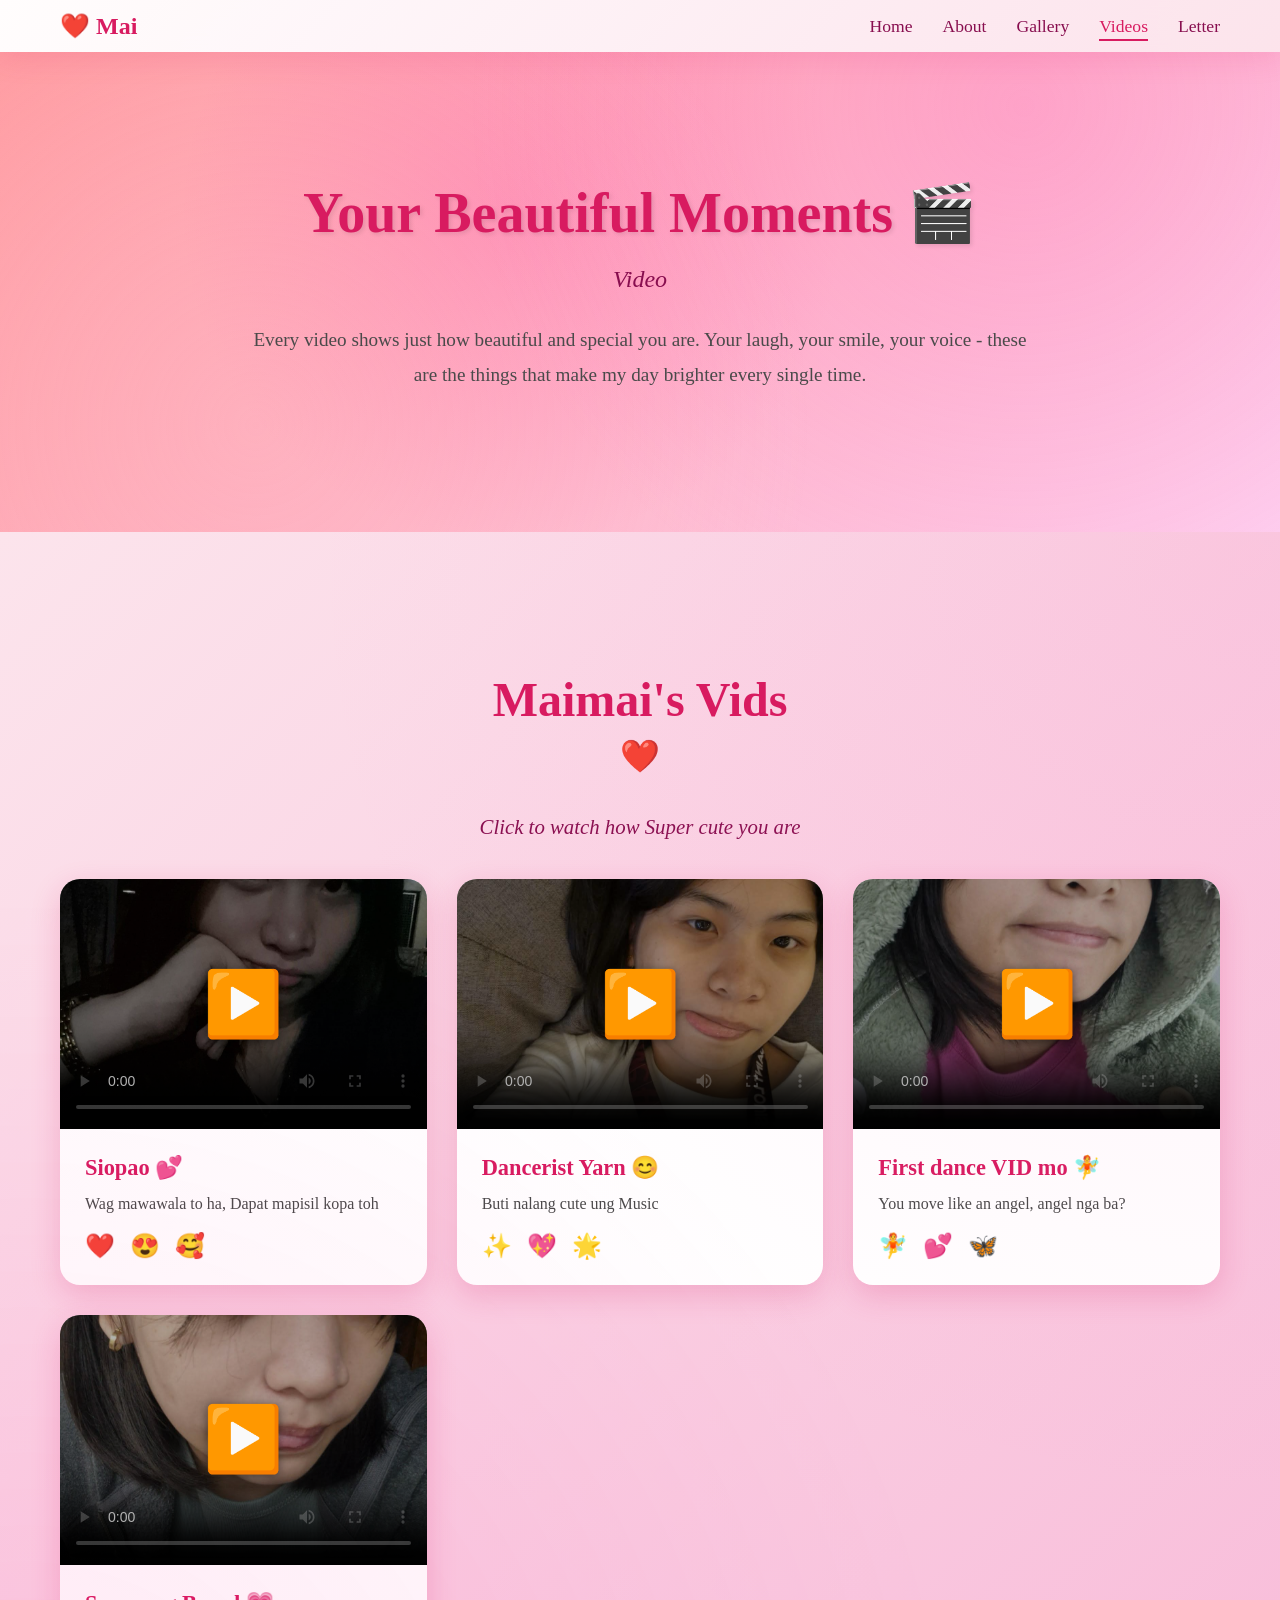
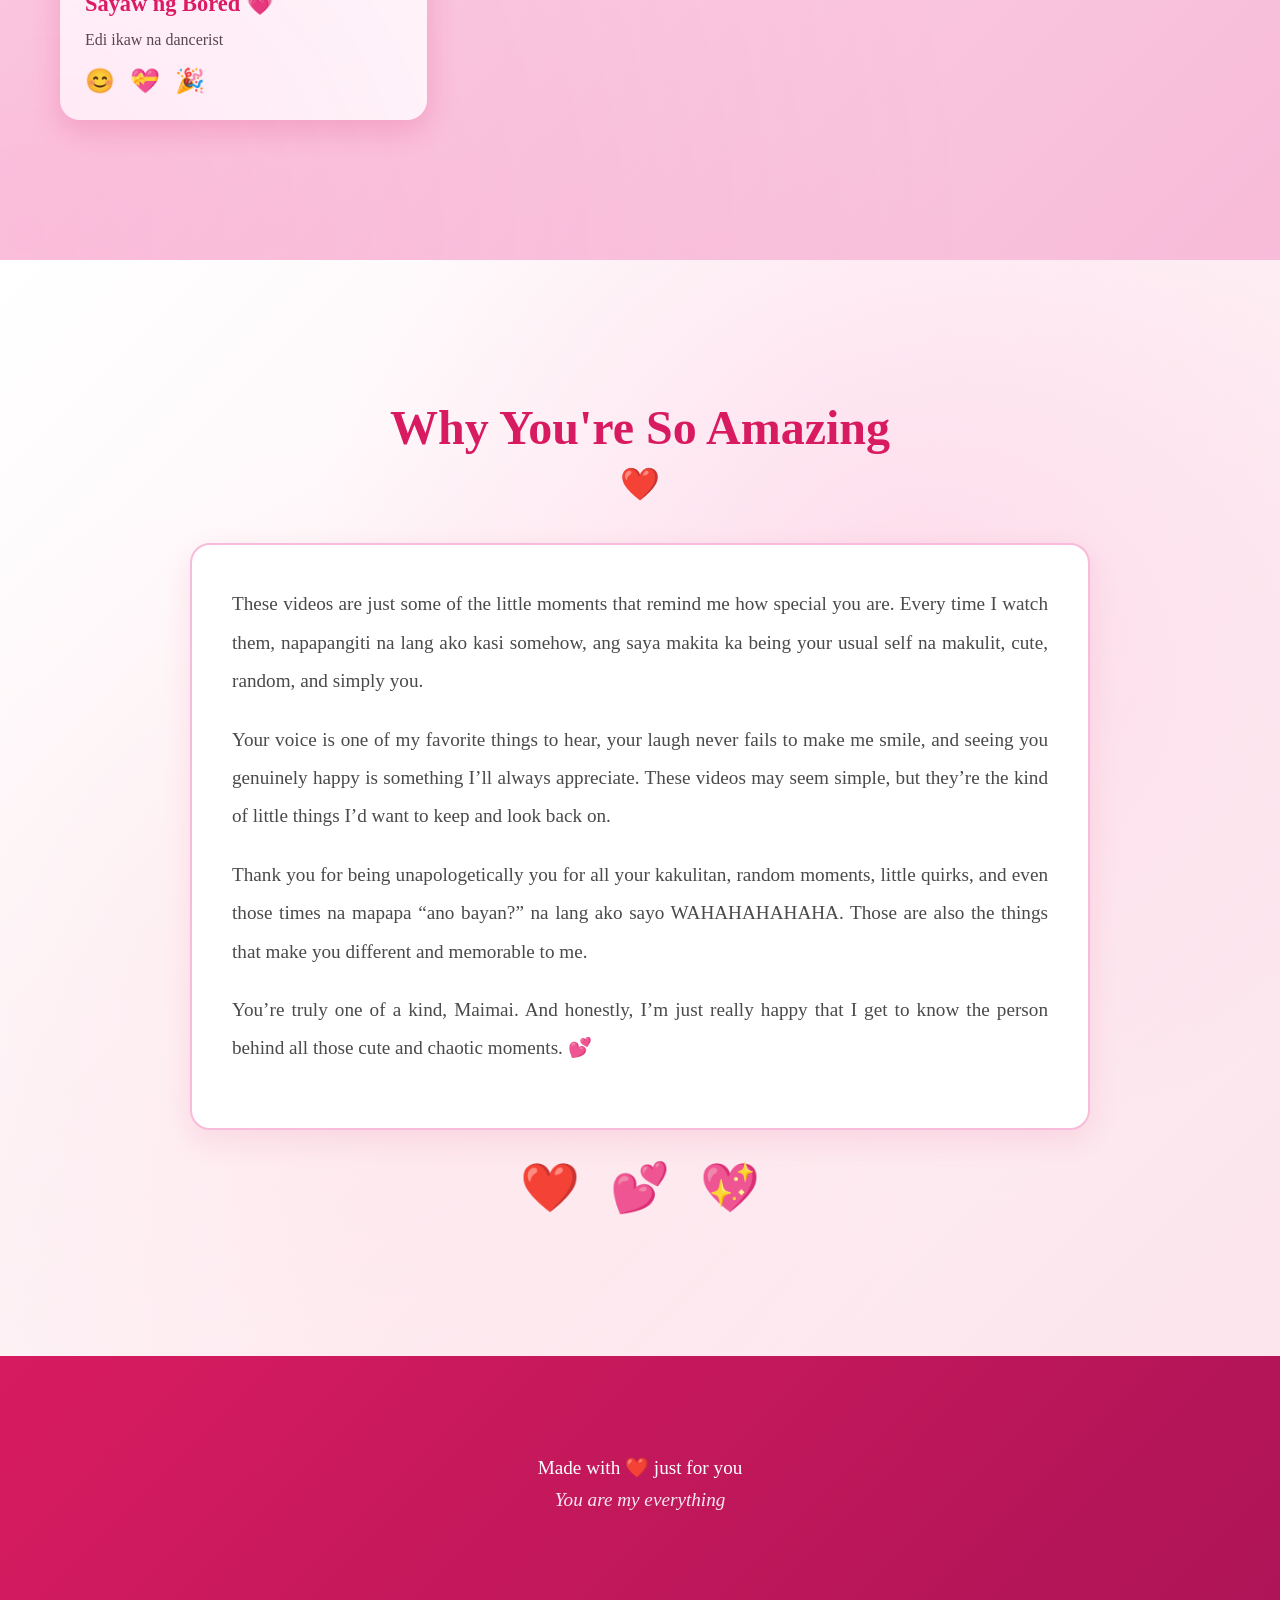
<file: videos.html>
<!DOCTYPE html>
<html lang="en">
<head>
    <meta charset="UTF-8">
    <meta name="viewport" content="width=device-width, initial-scale=1.0">
    <title>Our Videos ❤️</title>
    <link rel="stylesheet" href="style.css">
</head>
<body>
    <audio src="song.mp3" autoplay loop></audio>
    <div class="floating-hearts"></div>
    
    <!-- Navigation -->
    <nav class="navbar">
        <div class="nav-container">
            <div class="nav-logo">❤️ Mai</div>
            <ul class="nav-menu">
                <li><a href="index.html" class="nav-link">Home</a></li>
                <li><a href="about.html" class="nav-link">About</a></li>
                <li><a href="gallery.html" class="nav-link">Gallery</a></li>
                <li><a href="videos.html" class="nav-link active">Videos</a></li>
                <li><a href="letter.html" class="nav-link">Letter</a></li>
            </ul>
        </div>
    </nav>
    
    <!-- Hero Section -->
    <section class="video-hero">
        <div class="container">
            <h1 class="hero-title">Your Beautiful Moments 🎬</h1>
            <p class="hero-subtitle">Videos that capture how amazing you are</p>
            <div class="hero-description">
                <p>Every video shows just how beautiful and special you are. Your laugh, your smile, your voice - these are the things that make my day brighter every single time.</p>
            </div>
        </div>
    </section>

    <!-- Video Gallery Section -->
    <section class="video-gallery">
        <div class="container">
            <h2 class="section-title">Maimai's Vids</h2>
            <p class="gallery-subtitle">Click to watch how Super cute you are</p>
            <div class="video-grid">
                <div class="video-card">
                    <div class="video-thumbnail">
                        <video 
                            poster="PICS/795383594_1539248754908229_7065919138292721236_n.jpg"
                            preload="metadata"
                            controls
                            class="video-player">
                            <source src="VIDS/AQMclpLcd8NPnlvW3QS8_CMLCdUnRPn-gRc2rSEvkoJS9VoRZ72OMZ-cKvtNsH0y6eeZ9L9Y_cfi3lCNNO9-CuOzmYCyeNP18_VyLfiXbg.mp4" type="video/mp4">
                            Your browser does not support the video tag.
                        </video>
                        <div class="video-overlay">
                            <div class="play-button">▶️</div>
                        </div>
                    </div>
                    <div class="video-info">
                        <h3>Siopao 💕</h3>
                        <p>Wag mawawala to ha, Dapat mapisil kopa toh</p>
                        <div class="video-reactions">
                            <span class="reaction">❤️</span>
                            <span class="reaction">😍</span>
                            <span class="reaction">🥰</span>
                        </div>
                    </div>
                </div>
                
                <div class="video-card">
                    <div class="video-thumbnail">
                        <video 
                            poster="PICS/796138925_1730027568217992_7252066550304530004_n.jpg"
                            preload="metadata"
                            controls
                            class="video-player">
                            <source src="VIDS/AQNJcvqOkDih6DPqZdo3QIqe5pebj7xY70JSOwoD1zjoWYUpAEnfgLY02LAwxrmNop-Gl_5zu2-MGN6NYBOp15A2CNsHV4HXZv9GCn7_rg.mp4" type="video/mp4">
                            Your browser does not support the video tag.
                        </video>
                        <div class="video-overlay">
                            <div class="play-button">▶️</div>
                        </div>
                    </div>
                    <div class="video-info">
                        <h3>Dancerist Yarn 😊</h3>
                        <p>Buti nalang cute ung Music</p>
                        <div class="video-reactions">
                            <span class="reaction">✨</span>
                            <span class="reaction">💖</span>
                            <span class="reaction">🌟</span>
                        </div>
                    </div>
                </div>
                
                <div class="video-card">
                    <div class="video-thumbnail">
                        <video 
                            poster="PICS/796400411_4510200765891231_7401616931684734496_n.jpg"
                            preload="metadata"
                            controls
                            class="video-player">
                            <source src="VIDS/AQNJdOBZcRE9bONPxgtEApcTvoC7aNEWgBgDRZUCLAw4ux9B4vaz9nXNe062pHLF6KQtb5R34Nvgxr2HUrE71KSKLEBV3lnqppWRWWGLtA.mp4" type="video/mp4">
                            Your browser does not support the video tag.
                        </video>
                        <div class="video-overlay">
                            <div class="play-button">▶️</div>
                        </div>
                    </div>
                    <div class="video-info">
                        <h3>First dance VID mo 🧚</h3>
                        <p>You move like an angel, angel nga ba?</p>
                        <div class="video-reactions">
                            <span class="reaction">🧚</span>
                            <span class="reaction">💕</span>
                            <span class="reaction">🦋</span>
                        </div>
                    </div>
                </div>
                
                <div class="video-card">
                    <div class="video-thumbnail">
                        <video 
                            poster="PICS/796457833_1643683171096077_5196882707895892989_n.jpg"
                            preload="metadata"
                            controls
                            class="video-player">
                            <source src="VIDS/AQPem8rQYaBJMEArfChaEcPzXe2tikk0ij7xwfy3LPSX5juozSANKU0DuEo6TahzP8jvm1z-quzIIpNRr9ouVJo68bF662R8h8LKYLozkA.mp4" type="video/mp4">
                            Your browser does not support the video tag.
                        </video>
                        <div class="video-overlay">
                            <div class="play-button">▶️</div>
                        </div>
                    </div>
                    <div class="video-info">
                        <h3>Sayaw ng Bored 💗</h3>
                        <p>Edi ikaw na dancerist</p>
                        <div class="video-reactions">
                            <span class="reaction">😊</span>
                            <span class="reaction">💝</span>
                            <span class="reaction">🎉</span>
                        </div>
                    </div>
                </div>
            </div>
        </div>
    </section>

    <!-- Sweet Message Section -->
    <section class="video-message">
        <div class="container">
            <div class="message-content">
                <h2 class="section-title">Why You're So Amazing</h2>
                <div class="message-text">
                    <p>These videos are just some of the little moments that remind me how special you are. Every time I watch them, napapangiti na lang ako kasi somehow, ang saya makita ka being your usual self na makulit, cute, random, and simply you.</p>
                    <p>Your voice is one of my favorite things to hear, your laugh never fails to make me smile, and seeing you genuinely happy is something I’ll always appreciate. These videos may seem simple, but they’re the kind of little things I’d want to keep and look back on.</p>
                    <p>Thank you for being unapologetically you for all your kakulitan, random moments, little quirks, and even those times na mapapa “ano bayan?” na lang ako sayo WAHAHAHAHAHA. Those are also the things that make you different and memorable to me.</p>
                    <p>You’re truly one of a kind, Maimai. And honestly, I’m just really happy that I get to know the person behind all those cute and chaotic moments. 💕</p>
                </div>
                <div class="floating-hearts-message">
                    <span class="heart-emoji">❤️</span>
                    <span class="heart-emoji">💕</span>
                    <span class="heart-emoji">💖</span>
                </div>
            </div>
        </div>
    </section>

    <!-- Footer -->
    <footer class="footer">
        <div class="container">
            <p>Made with ❤️ just for you</p>
            <p class="footer-subtitle">You are my everything</p>
        </div>
    </footer>

    <script src="script.js"></script>
</body>
</html>
</file>
<file: style.css>
* {
    margin: 0;
    padding: 0;
    box-sizing: border-box;
}

body {
    font-family: 'Georgia', serif;
    background: linear-gradient(135deg, #fce4ec 0%, #f8bbd9 25%, #f48fb1 50%, #f06292 75%, #e91e63 100%);
    background-size: 400% 400%;
    animation: gradientBG 15s ease infinite;
    min-height: 100vh;
    overflow-x: hidden;
}

@keyframes gradientBG {
    0% { background-position: 0% 50%; }
    50% { background-position: 100% 50%; }
    100% { background-position: 0% 50%; }
}

/* Floating Hearts Animation */
.floating-hearts {
    position: fixed;
    top: 0;
    left: 0;
    width: 100%;
    height: 100%;
    pointer-events: none;
    z-index: 1;
}

.heart {
    position: absolute;
    font-size: 20px;
    animation: float 15s infinite;
    opacity: 0.6;
}

@keyframes float {
    0% {
        transform: translateY(100vh) rotate(0deg);
        opacity: 0;
    }
    10% {
        opacity: 0.6;
    }
    90% {
        opacity: 0.6;
    }
    100% {
        transform: translateY(-100vh) rotate(720deg);
        opacity: 0;
    }
}

/* Navigation */
.navbar {
    position: fixed;
    top: 0;
    left: 0;
    right: 0;
    background: linear-gradient(135deg, rgba(255, 255, 255, 0.98) 0%, rgba(252, 228, 236, 0.98) 100%);
    backdrop-filter: blur(15px);
    box-shadow: 0 4px 30px rgba(216, 27, 96, 0.15);
    z-index: 1000;
    padding: 12px 0;
    transition: all 0.3s ease;
}

.navbar:hover {
    box-shadow: 0 6px 40px rgba(216, 27, 96, 0.2);
}

.nav-container {
    max-width: 1200px;
    margin: 0 auto;
    padding: 0 20px;
    display: flex;
    justify-content: space-between;
    align-items: center;
}

.nav-logo {
    font-size: 1.5rem;
    color: #d81b60;
    font-weight: bold;
}

.nav-menu {
    display: flex;
    list-style: none;
    gap: 30px;
}

.nav-link {
    text-decoration: none;
    color: #880e4f;
    font-size: 1.1rem;
    transition: color 0.3s ease;
    position: relative;
}

.nav-link:hover,
.nav-link.active {
    color: #d81b60;
}

.nav-link::after {
    content: '';
    position: absolute;
    bottom: -5px;
    left: 0;
    width: 0;
    height: 2px;
    background: #d81b60;
    transition: width 0.3s ease;
}

.nav-link:hover::after,
.nav-link.active::after {
    width: 100%;
}

/* Hero Section */
.hero {
    height: 100vh;
    display: flex;
    align-items: center;
    justify-content: center;
    background: linear-gradient(135deg, #ff9a9e 0%, #fecfef 25%, #ffdde1 50%, #fecfef 75%, #ff9a9e 100%);
    background-size: 400% 400%;
    animation: heroGradient 20s ease infinite;
    position: relative;
    overflow: hidden;
    padding-top: 60px;
}

@keyframes heroGradient {
    0% { background-position: 0% 50%; }
    50% { background-position: 100% 50%; }
    100% { background-position: 0% 50%; }
}

@keyframes pulseBackground {
    0%, 100% { opacity: 0.3; }
    50% { opacity: 0.7; }
}

@keyframes rotateGradient {
    from { transform: rotate(0deg); }
    to { transform: rotate(360deg); }
}

@keyframes sectionGradient {
    0% { background-position: 0% 50%; }
    50% { background-position: 100% 50%; }
    100% { background-position: 0% 50%; }
}

.hero::before {
    content: '';
    position: absolute;
    top: 0;
    left: 0;
    right: 0;
    bottom: 0;
    background: 
        radial-gradient(circle at 20% 80%, rgba(255, 182, 193, 0.3) 0%, transparent 50%),
        radial-gradient(circle at 80% 20%, rgba(255, 105, 180, 0.3) 0%, transparent 50%),
        radial-gradient(circle at 40% 40%, rgba(255, 20, 147, 0.2) 0%, transparent 40%);
    animation: pulseBackground 8s ease-in-out infinite;
    pointer-events: none;
}

.hero::after {
    content: '';
    position: absolute;
    top: 0;
    left: 0;
    right: 0;
    bottom: 0;
    background: url('data:image/svg+xml,<svg xmlns="http://www.w3.org/2000/svg" viewBox="0 0 100 100"><text y="50" font-size="50">❤️</text></svg>') repeat;
    opacity: 0.08;
    animation: backgroundMove 30s linear infinite;
}

@keyframes backgroundMove {
    0% { background-position: 0 0; }
    100% { background-position: 100px 100px; }
}

.hero-content {
    text-align: center;
    z-index: 2;
    padding: 20px;
}

.hero-title {
    font-size: 4rem;
    color: #d81b60;
    margin-bottom: 20px;
    animation: fadeInUp 1.5s ease-out;
    text-shadow: 2px 2px 4px rgba(0,0,0,0.1);
}

.hero-subtitle {
    font-size: 1.5rem;
    color: #880e4f;
    animation: fadeInUp 2s ease-out;
    font-style: italic;
    margin-bottom: 40px;
}

.hero-buttons {
    display: flex;
    gap: 20px;
    justify-content: center;
    flex-wrap: wrap;
    margin-top: 40px;
}

.hero-btn {
    padding: 15px 30px;
    background: linear-gradient(135deg, #d81b60 0%, #ad1457 100%);
    color: white;
    text-decoration: none;
    border-radius: 30px;
    font-size: 1.1rem;
    transition: transform 0.3s ease, box-shadow 0.3s ease;
    box-shadow: 0 5px 15px rgba(216, 27, 96, 0.3);
    animation: fadeInUp 2.5s ease-out;
}

.hero-btn:hover {
    transform: translateY(-3px);
    box-shadow: 0 8px 20px rgba(216, 27, 96, 0.4);
}



@keyframes fadeInUp {
    from {
        opacity: 0;
        transform: translateY(30px);
    }
    to {
        opacity: 1;
        transform: translateY(0);
    }
}

/* Container */
.container {
    max-width: 1200px;
    margin: 0 auto;
    padding: 60px 20px;
}

/* Section Styles */
section {
    position: relative;
    z-index: 2;
}

.section-title {
    font-size: 3rem;
    color: #d81b60;
    text-align: center;
    margin-bottom: 40px;
    position: relative;
}

.section-title::after {
    content: '❤️';
    display: block;
    font-size: 2rem;
    margin-top: 10px;
}

/* Welcome Section */
.welcome {
    background: linear-gradient(135deg, #fff 0%, #fce4ec 50%, #f8bbd9 100%);
    background-size: 200% 200%;
    animation: sectionGradient 10s ease infinite;
    padding: 80px 0;
    position: relative;
    overflow: hidden;
}

@keyframes sectionGradient {
    0% { background-position: 0% 50%; }
    50% { background-position: 100% 50%; }
    100% { background-position: 0% 50%; }
}

.welcome::before {
    content: '';
    position: absolute;
    top: -50%;
    left: -50%;
    width: 200%;
    height: 200%;
    background: radial-gradient(circle, rgba(216, 27, 96, 0.05) 0%, transparent 70%);
    animation: rotateGradient 20s linear infinite;
}

.welcome-content {
    text-align: center;
}

.welcome-content > p {
    font-size: 1.3rem;
    color: #4a4a4a;
    margin-bottom: 50px;
    line-height: 1.8;
}

.feature-cards {
    display: grid;
    grid-template-columns: repeat(auto-fit, minmax(250px, 1fr));
    gap: 30px;
    margin-top: 40px;
}

.feature-card {
    background: white;
    padding: 40px 30px;
    border-radius: 20px;
    box-shadow: 0 10px 30px rgba(216, 27, 96, 0.1);
    text-align: center;
    transition: transform 0.3s ease, box-shadow 0.3s ease;
}

.feature-card:hover {
    transform: translateY(-10px);
    box-shadow: 0 15px 40px rgba(216, 27, 96, 0.2);
}

.feature-icon {
    font-size: 4rem;
    margin-bottom: 20px;
}

.feature-card h3 {
    font-size: 1.5rem;
    color: #d81b60;
    margin-bottom: 15px;
}

.feature-card p {
    font-size: 1.1rem;
    color: #4a4a4a;
    margin-bottom: 25px;
    line-height: 1.6;
}

.feature-link {
    display: inline-block;
    color: #d81b60;
    text-decoration: none;
    font-weight: bold;
    font-size: 1.1rem;
    transition: color 0.3s ease;
}

.feature-link:hover {
    color: #ad1457;
}

/* About Section */
.about {
    background: linear-gradient(135deg, #fff 0%, #fce4ec 50%, #f8bbd9 100%);
    background-size: 200% 200%;
    animation: sectionGradient 12s ease infinite;
    padding: 80px 0;
    padding-top: 120px;
    position: relative;
    overflow: hidden;
}

.about::before {
    content: '';
    position: absolute;
    top: 0;
    left: 0;
    right: 0;
    bottom: 0;
    background: 
        radial-gradient(circle at 10% 20%, rgba(255, 182, 193, 0.2) 0%, transparent 40%),
        radial-gradient(circle at 90% 80%, rgba(255, 105, 180, 0.2) 0%, transparent 40%);
    animation: pulseBackground 6s ease-in-out infinite;
    pointer-events: none;
}

/* About Photos Section */
.about-photos {
    background: linear-gradient(135deg, #fce4ec 0%, #f8bbd9 50%, #f48fb1 100%);
    background-size: 200% 200%;
    animation: sectionGradient 14s ease infinite;
    padding: 80px 0;
    position: relative;
    overflow: hidden;
}

.about-photos::before {
    content: '';
    position: absolute;
    top: 0;
    left: 0;
    right: 0;
    bottom: 0;
    background: radial-gradient(circle at 50% 50%, rgba(255, 182, 193, 0.15) 0%, transparent 60%);
    animation: pulseBackground 8s ease-in-out infinite;
    pointer-events: none;
}

.reasons-grid {
    display: grid;
    grid-template-columns: repeat(auto-fit, minmax(300px, 1fr));
    gap: 30px;
    margin-top: 40px;
}

.reason-card {
    background: white;
    border-radius: 20px;
    overflow: hidden;
    box-shadow: 0 10px 30px rgba(216, 27, 96, 0.1);
    transition: transform 0.3s ease, box-shadow 0.3s ease;
    cursor: pointer;
}

.reason-card:hover {
    transform: translateY(-10px) rotate(2deg);
    box-shadow: 0 15px 40px rgba(216, 27, 96, 0.3);
}

.reason-card img {
    width: 100%;
    height: 200px;
    object-fit: cover;
    transition: transform 0.5s ease;
}

.reason-card:hover img {
    transform: scale(1.1);
}

.reason-content {
    padding: 25px;
    text-align: center;
}

.reason-content h3 {
    color: #d81b60;
    font-size: 1.3rem;
    margin-bottom: 10px;
}

.reason-content p {
    color: #4a4a4a;
    font-size: 1rem;
    line-height: 1.6;
}

.about-content {
    background: white;
    padding: 40px;
    border-radius: 20px;
    box-shadow: 0 10px 30px rgba(216, 27, 96, 0.1);
    max-width: 800px;
    margin: 0 auto;
}

.about-text p {
    font-size: 1.2rem;
    line-height: 1.8;
    color: #4a4a4a;
    margin-bottom: 20px;
    text-align: center;
}

/* Gallery Section */
.gallery {
    background: linear-gradient(135deg, #fce4ec 0%, #f8bbd9 50%, #f48fb1 100%);
    background-size: 200% 200%;
    animation: sectionGradient 18s ease infinite;
    padding: 80px 0;
    padding-top: 120px;
    position: relative;
    overflow: hidden;
}

.gallery::before {
    content: '';
    position: absolute;
    top: -30%;
    left: -30%;
    width: 160%;
    height: 160%;
    background: 
        radial-gradient(circle at 20% 80%, rgba(255, 20, 147, 0.1) 0%, transparent 40%),
        radial-gradient(circle at 80% 20%, rgba(255, 105, 180, 0.1) 0%, transparent 40%);
    animation: rotateGradient 30s linear infinite;
    pointer-events: none;
}

.gallery-subtitle {
    text-align: center;
    font-size: 1.3rem;
    color: #880e4f;
    margin-bottom: 40px;
    font-style: italic;
}

.gallery-grid {
    display: grid;
    grid-template-columns: repeat(auto-fill, minmax(280px, 1fr));
    gap: 20px;
    padding: 20px;
}

.gallery-item {
    position: relative;
    overflow: hidden;
    border-radius: 15px;
    box-shadow: 0 5px 15px rgba(0,0,0,0.1);
    cursor: pointer;
    transition: transform 0.3s ease, box-shadow 0.3s ease;
    aspect-ratio: 1;
    -webkit-tap-highlight-color: transparent;
}

.gallery-item:hover {
    transform: scale(1.05);
    box-shadow: 0 10px 25px rgba(216, 27, 96, 0.3);
}

.gallery-item img {
    width: 100%;
    height: 100%;
    object-fit: cover;
    transition: transform 0.5s ease;
}

.gallery-item:hover img {
    transform: scale(1.1);
}

.gallery-overlay {
    position: absolute;
    top: 0;
    left: 0;
    right: 0;
    bottom: 0;
    background: linear-gradient(to bottom, transparent 0%, rgba(216, 27, 96, 0.7) 100%);
    display: flex;
    align-items: center;
    justify-content: center;
    opacity: 0;
    transition: opacity 0.3s ease;
}

.gallery-item:hover .gallery-overlay {
    opacity: 1;
}

.heart-icon {
    font-size: 3rem;
    animation: heartbeat 1s infinite;
}

@keyframes heartbeat {
    0%, 100% { transform: scale(1); }
    50% { transform: scale(1.2); }
}

/* Love Letter Section */
.love-letter {
    background: linear-gradient(135deg, #fff 0%, #fce4ec 50%, #f8bbd9 100%);
    background-size: 200% 200%;
    animation: sectionGradient 16s ease infinite;
    padding: 80px 0;
    padding-top: 120px;
    position: relative;
    overflow: hidden;
}

.love-letter::before {
    content: '';
    position: absolute;
    top: 0;
    left: 0;
    right: 0;
    bottom: 0;
    background: 
        radial-gradient(circle at 25% 25%, rgba(255, 182, 193, 0.15) 0%, transparent 35%),
        radial-gradient(circle at 75% 75%, rgba(255, 105, 180, 0.15) 0%, transparent 35%);
    animation: pulseBackground 10s ease-in-out infinite;
    pointer-events: none;
}

.letter-wrapper {
    display: flex;
    align-items: flex-start;
    gap: 40px;
    position: relative;
}

.letter-content {
    flex: 1;
    background: linear-gradient(135deg, #fff5f8 0%, #fff 100%);
    padding: 50px;
    border-radius: 20px;
    box-shadow: 0 10px 30px rgba(216, 27, 96, 0.1);
    max-width: 800px;
    margin: 0 auto;
    border: 2px solid #f8bbd9;
    position: relative;
    z-index: 2;
}

.letter-content::before {
    content: '💌';
    position: absolute;
    top: -25px;
    left: 50%;
    transform: translateX(-50%);
    font-size: 3rem;
    background: white;
    padding: 0 15px;
    border-radius: 50%;
}

.letter-photos {
    position: absolute;
    top: 0;
    left: 0;
    right: 0;
    bottom: 0;
    pointer-events: none;
}

.letter-photo {
    position: absolute;
    width: 120px;
    height: 120px;
    border-radius: 15px;
    overflow: hidden;
    box-shadow: 0 8px 20px rgba(216, 27, 96, 0.3);
    pointer-events: auto;
    cursor: pointer;
    transition: transform 0.3s ease, box-shadow 0.3s ease;
}

.letter-photo img {
    width: 100%;
    height: 100%;
    object-fit: cover;
}

.letter-photo:hover {
    transform: scale(1.3) rotate(5deg) !important;
    box-shadow: 0 12px 30px rgba(216, 27, 96, 0.5);
    z-index: 10;
}

.photo-left-1 {
    top: 10%;
    left: 5%;
    animation: letterFloat1 8s ease-in-out infinite;
}

.photo-right-1 {
    top: 20%;
    right: 5%;
    animation: letterFloat2 9s ease-in-out infinite;
}

.photo-left-2 {
    bottom: 15%;
    left: 8%;
    animation: letterFloat3 7s ease-in-out infinite;
}

.photo-right-2 {
    bottom: 25%;
    right: 8%;
    animation: letterFloat4 8s ease-in-out infinite;
}

@keyframes letterFloat1 {
    0%, 100% { transform: translateY(0) rotate(-8deg); }
    50% { transform: translateY(-15px) rotate(8deg); }
}

@keyframes letterFloat2 {
    0%, 100% { transform: translateY(0) rotate(10deg); }
    50% { transform: translateY(-20px) rotate(-10deg); }
}

@keyframes letterFloat3 {
    0%, 100% { transform: translateY(0) rotate(-6deg); }
    50% { transform: translateY(-12px) rotate(6deg); }
}

@keyframes letterFloat4 {
    0%, 100% { transform: translateY(0) rotate(7deg); }
    50% { transform: translateY(-18px) rotate(-7deg); }
}

.letter-content {
    background: linear-gradient(135deg, #fff5f8 0%, #fff 100%);
    padding: 50px;
    border-radius: 20px;
    box-shadow: 0 10px 30px rgba(216, 27, 96, 0.1);
    max-width: 800px;
    margin: 0 auto;
    border: 2px solid #f8bbd9;
    position: relative;
}

.letter-content::before {
    content: '💌';
    position: absolute;
    top: -25px;
    left: 50%;
    transform: translateX(-50%);
    font-size: 3rem;
    background: white;
    padding: 0 15px;
    border-radius: 50%;
}

.letter-content p {
    font-size: 1.1rem;
    line-height: 2;
    color: #4a4a4a;
    margin-bottom: 20px;
    text-align: justify;
}

.letter-signature {
    text-align: right;
    margin-top: 30px;
    font-style: italic;
    color: #d81b60;
    font-size: 1.2rem;
}

/* Footer */
.footer {
    background: linear-gradient(135deg, #d81b60 0%, #ad1457 100%);
    color: white;
    text-align: center;
    padding: 40px 20px;
    position: relative;
    z-index: 2;
}

/* Video Hero Section */
.video-hero {
    background: linear-gradient(135deg, #ff9a9e 0%, #fecfef 25%, #ffdde1 50%, #fecfef 75%, #ff9a9e 100%);
    background-size: 400% 400%;
    animation: heroGradient 20s ease infinite;
    padding: 120px 0 80px;
    text-align: center;
    position: relative;
    overflow: hidden;
}

.video-hero::before {
    content: '';
    position: absolute;
    top: 0;
    left: 0;
    right: 0;
    bottom: 0;
    background: 
        radial-gradient(circle at 20% 80%, rgba(255, 182, 193, 0.3) 0%, transparent 50%),
        radial-gradient(circle at 80% 20%, rgba(255, 105, 180, 0.3) 0%, transparent 50%),
        radial-gradient(circle at 40% 40%, rgba(255, 20, 147, 0.2) 0%, transparent 40%);
    animation: pulseBackground 8s ease-in-out infinite;
    pointer-events: none;
}

.video-hero .hero-title {
    font-size: 3.5rem;
    color: #d81b60;
    margin-bottom: 20px;
    position: relative;
    z-index: 2;
}

.video-hero .hero-subtitle {
    font-size: 1.5rem;
    color: #880e4f;
    margin-bottom: 30px;
    font-style: italic;
    position: relative;
    z-index: 2;
}

.hero-description {
    max-width: 800px;
    margin: 0 auto;
    position: relative;
    z-index: 2;
}

.hero-description p {
    font-size: 1.2rem;
    color: #4a4a4a;
    line-height: 1.8;
}

/* Video Gallery Section */
.video-gallery {
    background: linear-gradient(135deg, #fce4ec 0%, #f8bbd9 50%, #f48fb1 100%);
    background-size: 200% 200%;
    animation: sectionGradient 18s ease infinite;
    padding: 80px 0;
    position: relative;
    overflow: hidden;
}

.video-gallery::before {
    content: '';
    position: absolute;
    top: -30%;
    left: -30%;
    width: 160%;
    height: 160%;
    background: 
        radial-gradient(circle at 20% 80%, rgba(255, 20, 147, 0.1) 0%, transparent 40%),
        radial-gradient(circle at 80% 20%, rgba(255, 105, 180, 0.1) 0%, transparent 40%);
    animation: rotateGradient 30s linear infinite;
    pointer-events: none;
}

.video-grid {
    display: grid;
    grid-template-columns: repeat(auto-fit, minmax(350px, 1fr));
    gap: 30px;
    margin-top: 40px;
}

.video-card {
    background: white;
    border-radius: 20px;
    overflow: hidden;
    box-shadow: 0 10px 30px rgba(216, 27, 96, 0.2);
    transition: transform 0.3s ease, box-shadow 0.3s ease;
    cursor: pointer;
}

.video-card:hover {
    transform: translateY(-10px);
    box-shadow: 0 15px 40px rgba(216, 27, 96, 0.3);
}

.video-thumbnail {
    position: relative;
    width: 100%;
    height: 250px;
    overflow: hidden;
    background: #000;
}

.video-player {
    width: 100%;
    height: 100%;
    object-fit: cover;
}

.video-overlay {
    position: absolute;
    top: 0;
    left: 0;
    right: 0;
    bottom: 0;
    background: rgba(0, 0, 0, 0.3);
    display: flex;
    align-items: center;
    justify-content: center;
    opacity: 1;
    transition: opacity 0.3s ease;
}

.video-card:hover .video-overlay {
    opacity: 0;
}

.play-button {
    font-size: 4rem;
    color: white;
    text-shadow: 0 2px 10px rgba(0, 0, 0, 0.5);
    animation: pulse 2s infinite;
}

.video-info {
    padding: 25px;
}

.video-info h3 {
    color: #d81b60;
    font-size: 1.4rem;
    margin-bottom: 10px;
}

.video-info p {
    color: #4a4a4a;
    font-size: 1rem;
    line-height: 1.6;
    margin-bottom: 15px;
}

.video-reactions {
    display: flex;
    gap: 15px;
}

.reaction {
    font-size: 1.5rem;
    cursor: pointer;
    transition: transform 0.2s ease;
    -webkit-tap-highlight-color: transparent;
}

.reaction:hover {
    transform: scale(1.3);
}

/* Video Message Section */
.video-message {
    background: linear-gradient(135deg, #fff 0%, #fce4ec 50%, #f8bbd9 100%);
    background-size: 200% 200%;
    animation: sectionGradient 15s ease infinite;
    padding: 80px 0;
    position: relative;
    overflow: hidden;
}

.video-message::before {
    content: '';
    position: absolute;
    top: 0;
    left: 0;
    right: 0;
    bottom: 0;
    background: 
        radial-gradient(circle at 30% 70%, rgba(255, 182, 193, 0.15) 0%, transparent 50%),
        radial-gradient(circle at 70% 30%, rgba(255, 105, 180, 0.15) 0%, transparent 50%);
    animation: pulseBackground 10s ease-in-out infinite;
    pointer-events: none;
}

.message-content {
    max-width: 900px;
    margin: 0 auto;
    text-align: center;
    position: relative;
    z-index: 2;
}

.message-text {
    background: white;
    padding: 40px;
    border-radius: 20px;
    box-shadow: 0 10px 30px rgba(216, 27, 96, 0.1);
    margin-top: 30px;
    border: 2px solid #f8bbd9;
}

.message-text p {
    font-size: 1.2rem;
    color: #4a4a4a;
    line-height: 2;
    margin-bottom: 20px;
    text-align: justify;
}

.floating-hearts-message {
    display: flex;
    justify-content: center;
    gap: 30px;
    margin-top: 30px;
}

.heart-emoji {
    font-size: 3rem;
    animation: floatHeart 3s ease-in-out infinite;
}

.heart-emoji:nth-child(2) {
    animation-delay: 0.5s;
}

.heart-emoji:nth-child(3) {
    animation-delay: 1s;
}

@keyframes floatHeart {
    0%, 100% { transform: translateY(0); }
    50% { transform: translateY(-15px); }
}

.footer p {
    font-size: 1.2rem;
    margin-bottom: 10px;
}

.footer-subtitle {
    font-style: italic;
    opacity: 0.9;
}

/* Photo Preview Section */
.photo-preview {
    background: linear-gradient(135deg, #fce4ec 0%, #f8bbd9 50%, #f48fb1 100%);
    background-size: 200% 200%;
    animation: sectionGradient 15s ease infinite;
    padding: 80px 0;
    position: relative;
    overflow: hidden;
}

.photo-preview::before {
    content: '';
    position: absolute;
    top: -50%;
    left: -50%;
    width: 200%;
    height: 200%;
    background: 
        radial-gradient(circle at 30% 70%, rgba(255, 20, 147, 0.1) 0%, transparent 50%),
        radial-gradient(circle at 70% 30%, rgba(255, 105, 180, 0.1) 0%, transparent 50%);
    animation: rotateGradient 25s linear infinite;
    pointer-events: none;
}

.floating-photos {
    position: relative;
    height: 400px;
    margin: 40px 0;
}

.floating-photo {
    position: absolute;
    width: 150px;
    height: 150px;
    border-radius: 15px;
    overflow: hidden;
    box-shadow: 0 10px 30px rgba(216, 27, 96, 0.3);
    cursor: pointer;
    transition: transform 0.3s ease, box-shadow 0.3s ease;
    -webkit-tap-highlight-color: transparent;
}

.floating-photo img {
    width: 100%;
    height: 100%;
    object-fit: cover;
}

.floating-photo:hover {
    transform: scale(1.2) !important;
    box-shadow: 0 15px 40px rgba(216, 27, 96, 0.5);
    z-index: 10;
}

.photo-caption {
    position: absolute;
    bottom: 0;
    left: 0;
    right: 0;
    background: linear-gradient(to top, rgba(216, 27, 96, 0.9), transparent);
    color: white;
    padding: 10px;
    font-size: 0.9rem;
    text-align: center;
    font-weight: bold;
    opacity: 0;
    transition: opacity 0.3s ease;
}

.floating-photo:hover .photo-caption {
    opacity: 1;
}

/* Floating animations for each photo */
.photo-1 {
    top: 10%;
    left: 10%;
    animation: float1 6s ease-in-out infinite;
}

.photo-2 {
    top: 15%;
    right: 15%;
    animation: float2 7s ease-in-out infinite;
}

.photo-3 {
    top: 50%;
    left: 30%;
    animation: float3 8s ease-in-out infinite;
}

.photo-4 {
    bottom: 15%;
    right: 10%;
    animation: float4 6s ease-in-out infinite;
}

.photo-5 {
    bottom: 10%;
    left: 15%;
    animation: float5 7s ease-in-out infinite;
}

@keyframes float1 {
    0%, 100% { transform: translateY(0) rotate(-5deg); }
    50% { transform: translateY(-20px) rotate(5deg); }
}

@keyframes float2 {
    0%, 100% { transform: translateY(0) rotate(5deg); }
    50% { transform: translateY(-25px) rotate(-5deg); }
}

@keyframes float3 {
    0%, 100% { transform: translateY(0) rotate(-3deg); }
    50% { transform: translateY(-15px) rotate(3deg); }
}

@keyframes float4 {
    0%, 100% { transform: translateY(0) rotate(7deg); }
    50% { transform: translateY(-20px) rotate(-7deg); }
}

@keyframes float5 {
    0%, 100% { transform: translateY(0) rotate(-4deg); }
    50% { transform: translateY(-18px) rotate(4deg); }
}

.preview-message {
    text-align: center;
    margin-top: 30px;
}

.preview-message p {
    font-size: 1.3rem;
    color: #880e4f;
    margin-bottom: 20px;
    font-style: italic;
}

.cta-button {
    display: inline-block;
    padding: 15px 40px;
    background: linear-gradient(135deg, #d81b60 0%, #ad1457 100%);
    color: white;
    text-decoration: none;
    border-radius: 30px;
    font-size: 1.2rem;
    font-weight: bold;
    transition: transform 0.3s ease, box-shadow 0.3s ease;
    box-shadow: 0 5px 15px rgba(216, 27, 96, 0.3);
    animation: pulse 2s infinite;
}

.cta-button:hover {
    transform: scale(1.05);
    box-shadow: 0 8px 20px rgba(216, 27, 96, 0.4);
}

@keyframes pulse {
    0%, 100% { transform: scale(1); }
    50% { transform: scale(1.05); }
}

@keyframes wiggle {
    0%, 100% { transform: rotate(0deg); }
    25% { transform: rotate(-5deg); }
    75% { transform: rotate(5deg); }
}

@keyframes bounce {
    0%, 20%, 50%, 80%, 100% { transform: translateY(0); }
    40% { transform: translateY(-10px); }
    60% { transform: translateY(-5px); }
}

@keyframes fadeInUp {
    from {
        opacity: 0;
        transform: translateY(20px);
    }
    to {
        opacity: 1;
        transform: translateY(0);
    }
}

@keyframes bounce {
    0%, 100% { transform: scale(1); }
    50% { transform: scale(1.4); }
}

/* Surprise Cards Section */
.surprise-cards {
    background: linear-gradient(135deg, #fce4ec 0%, #f8bbd9 50%, #f48fb1 100%);
    background-size: 200% 200%;
    animation: sectionGradient 12s ease infinite;
    padding: 80px 0;
    position: relative;
    overflow: hidden;
}

.surprise-cards::before {
    content: '';
    position: absolute;
    top: -30%;
    left: -30%;
    width: 160%;
    height: 160%;
    background: 
        radial-gradient(circle at 20% 80%, rgba(255, 20, 147, 0.1) 0%, transparent 40%),
        radial-gradient(circle at 80% 20%, rgba(255, 105, 180, 0.1) 0%, transparent 40%);
    animation: rotateGradient 25s linear infinite;
    pointer-events: none;
}

.cards-subtitle {
    text-align: center;
    font-size: 1.3rem;
    color: #880e4f;
    margin-bottom: 40px;
    font-style: italic;
}

.cards-grid {
    display: grid;
    grid-template-columns: repeat(auto-fit, minmax(280px, 1fr));
    gap: 30px;
    padding: 20px;
}

.flip-card {
    background-color: transparent;
    height: 350px;
    perspective: 1000px;
    cursor: pointer;
    -webkit-tap-highlight-color: transparent;
}

.flip-card-inner {
    position: relative;
    width: 100%;
    height: 100%;
    text-align: center;
    transition: transform 0.8s cubic-bezier(0.4, 0.2, 0.2, 1);
    transform-style: preserve-3d;
    box-shadow: 0 10px 30px rgba(216, 27, 96, 0.2);
    border-radius: 20px;
}

.flip-card.flipped .flip-card-inner {
    transform: rotateY(180deg);
}

.flip-card-front,
.flip-card-back {
    position: absolute;
    width: 100%;
    height: 100%;
    -webkit-backface-visibility: hidden;
    backface-visibility: hidden;
    border-radius: 20px;
    display: flex;
    flex-direction: column;
    align-items: center;
    justify-content: center;
    padding: 30px;
}

.flip-card-front {
    background: linear-gradient(135deg, #fff 0%, #fce4ec 100%);
    border: 3px solid #f8bbd9;
}

.flip-card-back {
    background: linear-gradient(135deg, #fff5f8 0%, #fce4ec 100%);
    transform: rotateY(180deg);
    border: 3px solid #f48fb1;
    overflow: hidden;
}

.card-icon {
    font-size: 4rem;
    margin-bottom: 20px;
    animation: bounce 2s infinite;
}

.flip-card-front h3 {
    color: #d81b60;
    font-size: 1.5rem;
    margin-bottom: 10px;
}

.flip-card-front p {
    color: #880e4f;
    font-size: 1rem;
    font-style: italic;
}

.flip-card-back img {
    width: 100%;
    height: 180px;
    object-fit: cover;
    border-radius: 15px;
    margin-bottom: 15px;
    box-shadow: 0 5px 15px rgba(216, 27, 96, 0.2);
}

.card-message {
    background: white;
    padding: 15px 20px;
    border-radius: 15px;
    box-shadow: 0 5px 15px rgba(216, 27, 96, 0.1);
    color: #880e4f;
    font-size: 1rem;
    line-height: 1.5;
    font-weight: 500;
    max-width: 100%;
}

.flip-card:hover .flip-card-inner {
    box-shadow: 0 15px 40px rgba(216, 27, 96, 0.3);
}

.flip-card:hover .card-icon {
    animation: bounce 1s infinite;
}

/* Responsive Design */
@media (max-width: 768px) {
    .navbar {
        padding: 10px 0;
    }
    
    .nav-container {
        flex-direction: column;
        gap: 15px;
    }
    
    .nav-logo {
        font-size: 1.3rem;
    }
    
    .nav-menu {
        gap: 20px;
        flex-wrap: wrap;
        justify-content: center;
    }
    
    .nav-link {
        font-size: 0.95rem;
        padding: 5px 10px;
    }
    
    .hero {
        padding-top: 100px;
        min-height: auto;
        padding-bottom: 60px;
    }
    
    .hero::before,
    .hero::after,
    .surprise-cards::before,
    .video-hero::before {
        display: none;
    }
    
    .hero-title {
        font-size: 2.5rem;
        margin-bottom: 15px;
    }
    
    .hero-subtitle {
        font-size: 1.2rem;
        margin-bottom: 30px;
    }
    
    .hero-buttons {
        flex-direction: column;
        align-items: center;
        gap: 15px;
    }
    
    .hero-btn {
        width: 100%;
        max-width: 280px;
        padding: 12px 25px;
        font-size: 1rem;
    }
    
    .section-title {
        font-size: 2rem;
        margin-bottom: 30px;
    }
    
    .section-title::after {
        font-size: 1.5rem;
    }
    
    .container {
        padding: 50px 20px;
    }
    
    .feature-cards {
        grid-template-columns: 1fr;
        gap: 20px;
    }
    
    .feature-card {
        padding: 30px 20px;
    }
    
    .feature-icon {
        font-size: 3rem;
    }
    
    .feature-card h3 {
        font-size: 1.3rem;
    }
    
    .feature-card p {
        font-size: 1rem;
    }
    
    .floating-photos {
        height: 350px;
    }
    
    .floating-photo {
        width: 90px;
        height: 90px;
    }
    
    .photo-caption {
        font-size: 0.8rem;
        padding: 8px;
    }
    
    .preview-message p {
        font-size: 1.1rem;
    }
    
    .cta-button {
        padding: 12px 30px;
        font-size: 1.1rem;
    }
    
    .reasons-grid {
        grid-template-columns: 1fr;
        gap: 25px;
    }
    
    .reason-card img {
        height: 180px;
    }
    
    .reason-content {
        padding: 20px;
    }
    
    .reason-content h3 {
        font-size: 1.2rem;
    }
    
    .reason-content p {
        font-size: 0.95rem;
    }
    
    .letter-wrapper {
        flex-direction: column;
    }
    
    .letter-content {
        padding: 35px 25px;
    }
    
    .letter-content::before {
        font-size: 2.5rem;
        top: -20px;
    }
    
    .letter-photos {
        position: relative;
        height: 180px;
        margin-top: 30px;
        display: flex;
        flex-wrap: wrap;
        justify-content: center;
        gap: 15px;
    }
    
    .letter-photo {
        position: relative;
        width: 75px;
        height: 75px;
        top: auto !important;
        left: auto !important;
        right: auto !important;
        bottom: auto !important;
        animation: none !important;
    }
    
    .gallery-grid {
        grid-template-columns: repeat(auto-fill, minmax(140px, 1fr));
        gap: 12px;
    }
    
    .about-content {
        padding: 30px 20px;
    }
    
    .about-text p {
        font-size: 1.1rem;
    }
    
    .letter-content p {
        font-size: 1rem;
        line-height: 1.8;
    }
    
    .letter-signature {
        font-size: 1.1rem;
    }
    
    .welcome::before,
    .about::before,
    .photo-preview::before,
    .about-photos::before,
    .gallery::before,
    .love-letter::before,
    .surprise-cards::before,
    .video-gallery::before,
    .video-message::before {
        display: none;
    }
    
    body {
        background: linear-gradient(135deg, #fce4ec 0%, #f8bbd9 50%, #f48fb1 100%);
        animation: none;
    }
    
    .cards-grid {
        grid-template-columns: 1fr;
        gap: 20px;
    }
    
    .flip-card {
        height: 300px;
    }
    
    .card-icon {
        font-size: 3rem;
    }
    
    .flip-card-front h3 {
        font-size: 1.3rem;
    }
    
    .flip-card-front p {
        font-size: 0.9rem;
    }
    
    .flip-card-back img {
        height: 150px;
    }
    
    .card-message {
        font-size: 0.9rem;
        padding: 12px 15px;
    }
    
    .video-hero .hero-title {
        font-size: 2.8rem;
    }
    
    .video-hero .hero-subtitle {
        font-size: 1.3rem;
    }
    
    .video-grid {
        grid-template-columns: 1fr;
        gap: 25px;
    }
    
    .video-thumbnail {
        height: 220px;
    }
    
    .video-info h3 {
        font-size: 1.3rem;
    }
    
    .video-info p {
        font-size: 1rem;
    }
    
    .play-button {
        font-size: 3.5rem;
    }
    
    .message-text {
        padding: 35px 25px;
    }
    
    .message-text p {
        font-size: 1.1rem;
    }
    
    .heart-emoji {
        font-size: 2.5rem;
    }
}

@media (max-width: 480px) {
    .nav-menu {
        gap: 15px;
    }
    
    .nav-link {
        font-size: 0.85rem;
        padding: 5px 8px;
    }
    
    .hero-title {
        font-size: 2rem;
    }
    
    .hero-subtitle {
        font-size: 1rem;
    }
    
    .hero-btn {
        font-size: 0.95rem;
        padding: 10px 20px;
    }
    
    .section-title {
        font-size: 1.8rem;
    }
    
    .container {
        padding: 40px 15px;
    }
    
    .floating-photos {
        height: 300px;
    }
    
    .floating-photo {
        width: 75px;
        height: 75px;
    }
    
    .photo-caption {
        font-size: 0.7rem;
        padding: 6px;
    }
    
    .gallery-grid {
        grid-template-columns: repeat(auto-fill, minmax(120px, 1fr));
        gap: 10px;
    }
    
    .reason-card img {
        height: 150px;
    }
    
    .letter-photo {
        width: 65px;
        height: 65px;
    }
    
    .letter-content {
        padding: 30px 20px;
    }
    
    .letter-content::before {
        font-size: 2rem;
    }
    
    .feature-icon {
        font-size: 2.5rem;
    }
    
    .hero::before,
    .hero::after,
    .welcome::before,
    .about::before,
    .photo-preview::before,
    .about-photos::before,
    .gallery::before,
    .love-letter::before,
    .surprise-cards::before,
    .video-gallery::before,
    .video-message::before {
        display: none;
    }
    
    body {
        background: linear-gradient(135deg, #fce4ec 0%, #f8bbd9 50%, #f48fb1 100%);
        animation: none;
    }
    
    .cards-grid {
        grid-template-columns: 1fr;
        gap: 15px;
    }
    
    .flip-card {
        height: 280px;
    }
    
    .card-icon {
        font-size: 2.5rem;
    }
    
    .flip-card-front h3 {
        font-size: 1.2rem;
    }
    
    .flip-card-front p {
        font-size: 0.85rem;
    }
    
    .flip-card-back img {
        height: 130px;
    }
    
    .card-message {
        font-size: 0.85rem;
        padding: 10px 12px;
    }
    
    .video-hero .hero-title {
        font-size: 2.5rem;
    }
    
    .video-hero .hero-subtitle {
        font-size: 1.2rem;
    }
    
    .video-grid {
        grid-template-columns: 1fr;
        gap: 20px;
    }
    
    .video-thumbnail {
        height: 200px;
    }
    
    .video-info h3 {
        font-size: 1.2rem;
    }
    
    .video-info p {
        font-size: 0.9rem;
    }
    
    .play-button {
        font-size: 3rem;
    }
    
    .message-text {
        padding: 30px 20px;
    }
    
    .message-text p {
        font-size: 1rem;
    }
    
    .heart-emoji {
        font-size: 2rem;
    }
}
</file>
